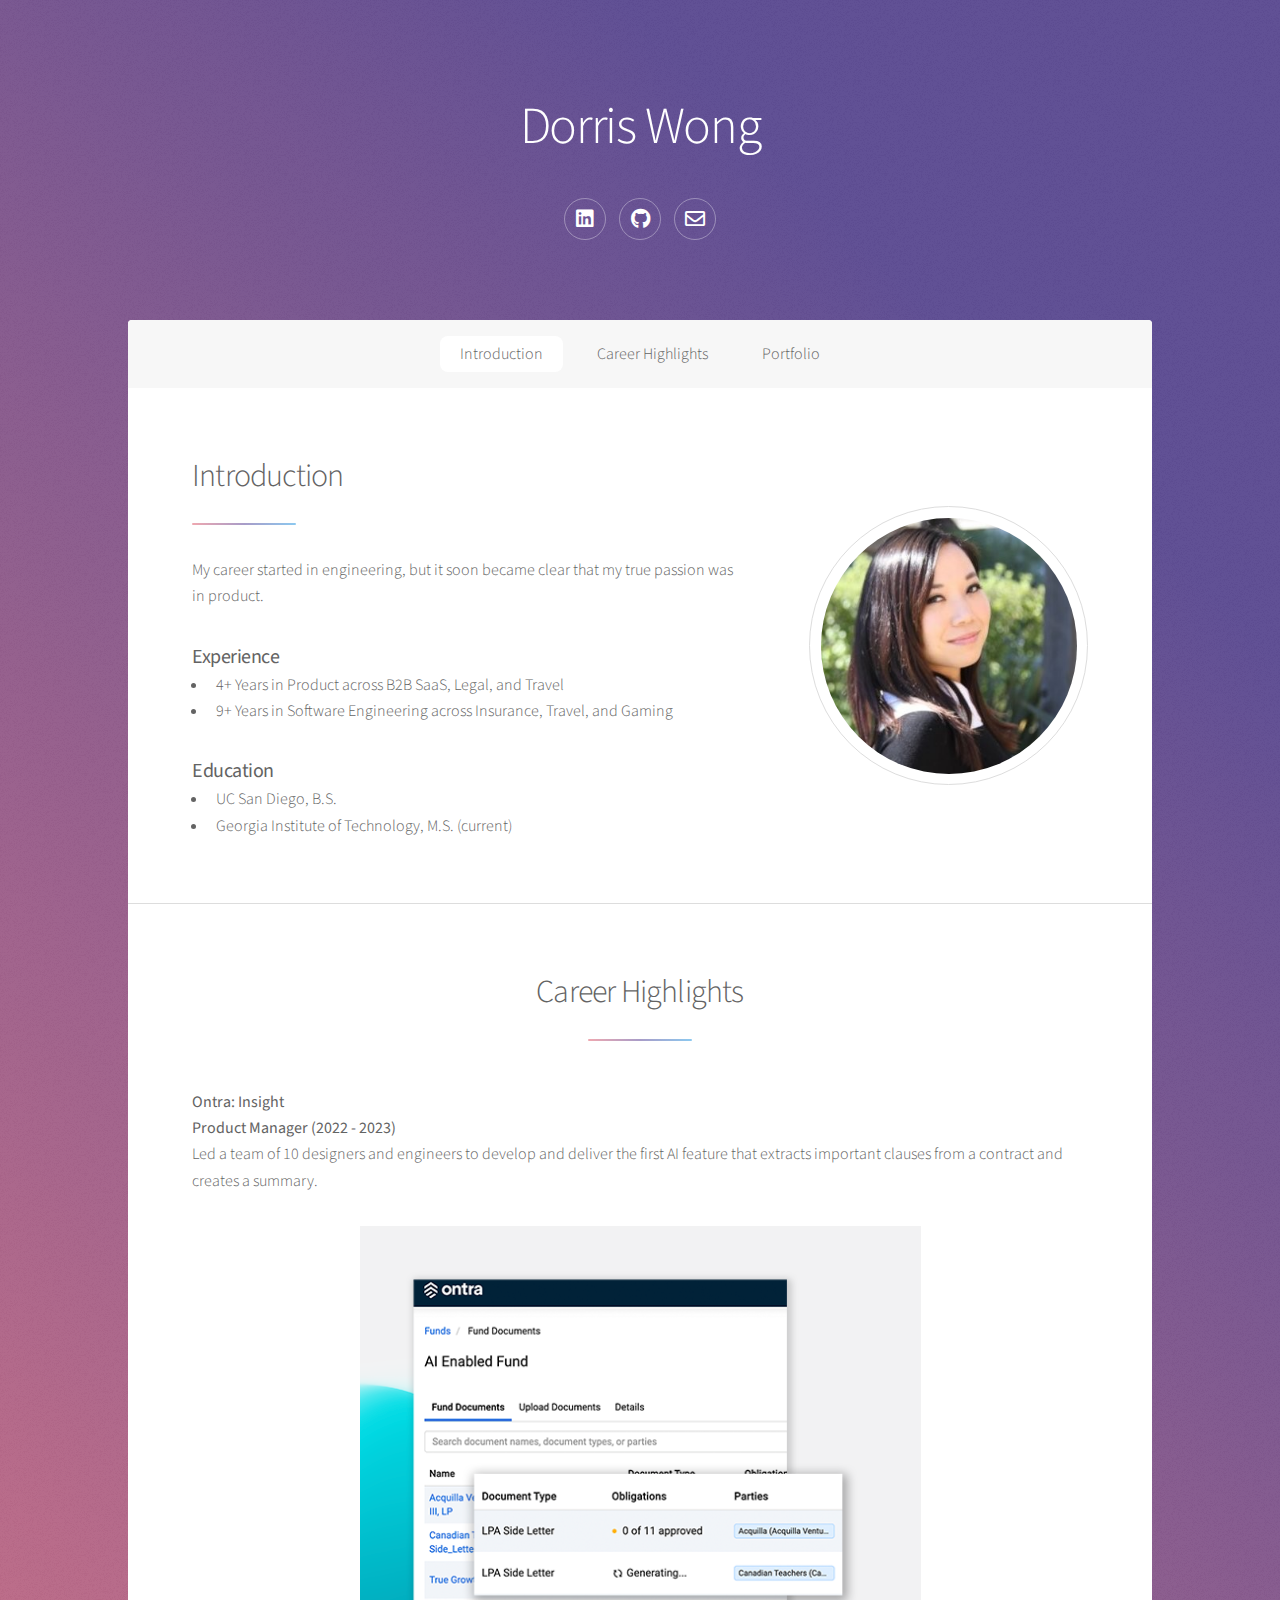
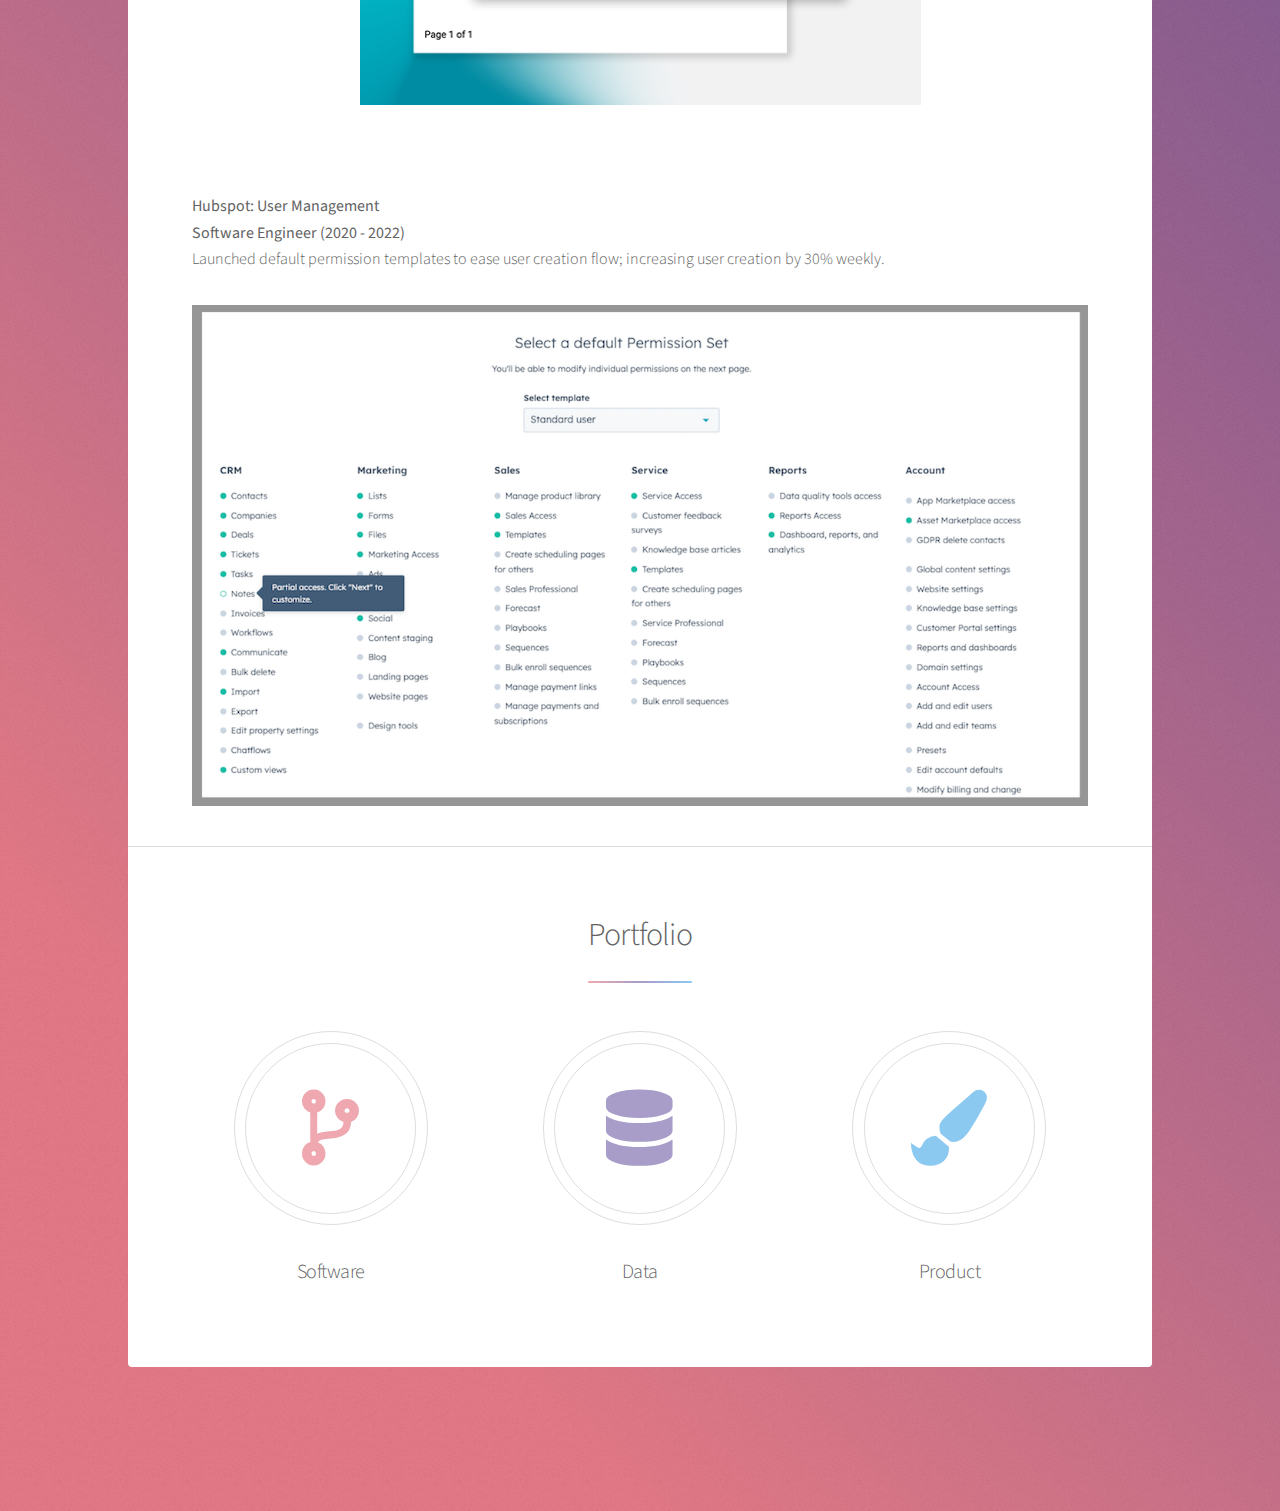
<file: index.html>
<!DOCTYPE HTML>
<!--
	Stellar by HTML5 UP
	html5up.net | @ajlkn
	Free for personal and commercial use under the CCA 3.0 license (html5up.net/license)
-->
<html>
	<head>
		<link rel="icon" type="image/png" href="images/cloudlogo.png">
		<title>Dorris Wong</title>
		<meta charset="utf-8" />
		<meta name="viewport" content="width=device-width, initial-scale=1, user-scalable=no" />
		<link rel="stylesheet" href="assets/css/main.css" />
		<noscript><link rel="stylesheet" href="assets/css/noscript.css" /></noscript>
	</head>
	<body class="is-preload">
			<div id="wrapper">
					<header id="header" class="alt">
						<h1>Dorris Wong</h1>
						<p><ul class="icons">
							<li><a href="https://www.linkedin.com/in/dorriswong" class="icon brands fa-linkedin alt"><span class="label">LinkedIn</span></a></li>
							<li><a href="https://www.github.com/dlwong" class="icon brands fa-github alt"><span class="label">GitHub</span></a></li>
							<li><a href="mailto:dwong67@gatech.edu" class="icon fa-envelope alt"><span class="label">Contact</span></a></li>
						</ul>
					</header>
					<nav id="nav">
						<ul>
							<li><a href="#intro" class="active">Introduction</a></li>
							<li><a href="#first">Career Highlights</a></li>
							<li><a href="#second">Portfolio</a></li>
						</ul>
					</nav>
					<div id="main">
							<section id="intro" class="main">
								<div class="spotlight">
									<div class="content">
										<header class="major">
											<h2>Introduction</h2>
										</header>
										<p>My career started in engineering, but it soon became clear that my true passion was in product.
										</p>
										<h3 style="margin: 0 0 0 0;"><b>Experience</b></h3>
										<ul>
											<li>4+ Years in Product across B2B SaaS, Legal, and Travel</li>
											<li>9+ Years in Software Engineering across Insurance, Travel, and Gaming</li>
										</ul>
										<h3 style="margin: 0 0 0 0;"><b>Education</b></h3>
										<ul>
											<li>UC San Diego, B.S.</li>
											<li>Georgia Institute of Technology, M.S. (current)</li>
										</ul>
									</div>
									<span class="image"><img src="images/face.png" alt="" /></span>
								</div>
							</section>
							<section id="first" class="main special">
								<header class="major">
									<h2>Career Highlights</h2>
								</header>
								<p class="align-left" style="margin: 0 0 0 0;"><b>Ontra: Insight</b></p>
								<p class="align-left" style="margin: 0 0 0 0;"><b>Product Manager (2022 - 2023)</b></p>
								<p class="align-left">Led a team of 10 designers and engineers to develop and deliver the first AI feature that extracts important clauses 
									from a contract and creates a summary.</p>
								<span><img style="max-width:100%; max-height: auto;" src="images/ai.png" alt="" /></span>
								<p class="align-left" style="margin: 5em 0 0 0;"><b>Hubspot: User Management</b></p>
								<p class="align-left" style="margin: 0 0 0 0;"><b>Software Engineer (2020 - 2022)</b></p>
								<p class="align-left">Launched default permission templates to ease user creation flow; increasing user creation by 30% weekly.</p>
								<span><img style="max-width:100%; max-height: auto;" src="images/permissiontemplates.png" alt="" /></span>
							</section>
							<section id="second" class="main special">
								<header class="major">
									<h2>Portfolio</h2>
								</header>
								<ul class="features">
									<li>
										<a href="https://github.com/dlwong"><span class="icon solid major style1 fa-code-branch"></span></a>
										<h3><a href="https://github.com/dlwong">Software</a></h3>
									</li>
									<li>
										<a href="https://github.com/dlwong/Data-Assignments"><span class="icon solid major style3 fa-database"></span></a>
										<h3><a href="https://github.com/dlwong">Data</a></h3>
									</li>
									<li>
										<a href="productportfolio.html"><span class="icon solid major style5 fa-paint-brush"></span></a>
										<h3><a href="https://github.com/dlwong">Product</a></h3>
									</li>
								</ul>
							</section>
					</div>
					<footer id="footer">
					</footer>
			</div>
			<script src="assets/js/jquery.min.js"></script>
			<script src="assets/js/jquery.scrollex.min.js"></script>
			<script src="assets/js/jquery.scrolly.min.js"></script>
			<script src="assets/js/browser.min.js"></script>
			<script src="assets/js/breakpoints.min.js"></script>
			<script src="assets/js/util.js"></script>
			<script src="assets/js/main.js"></script>
	</body>
</html>
</file>
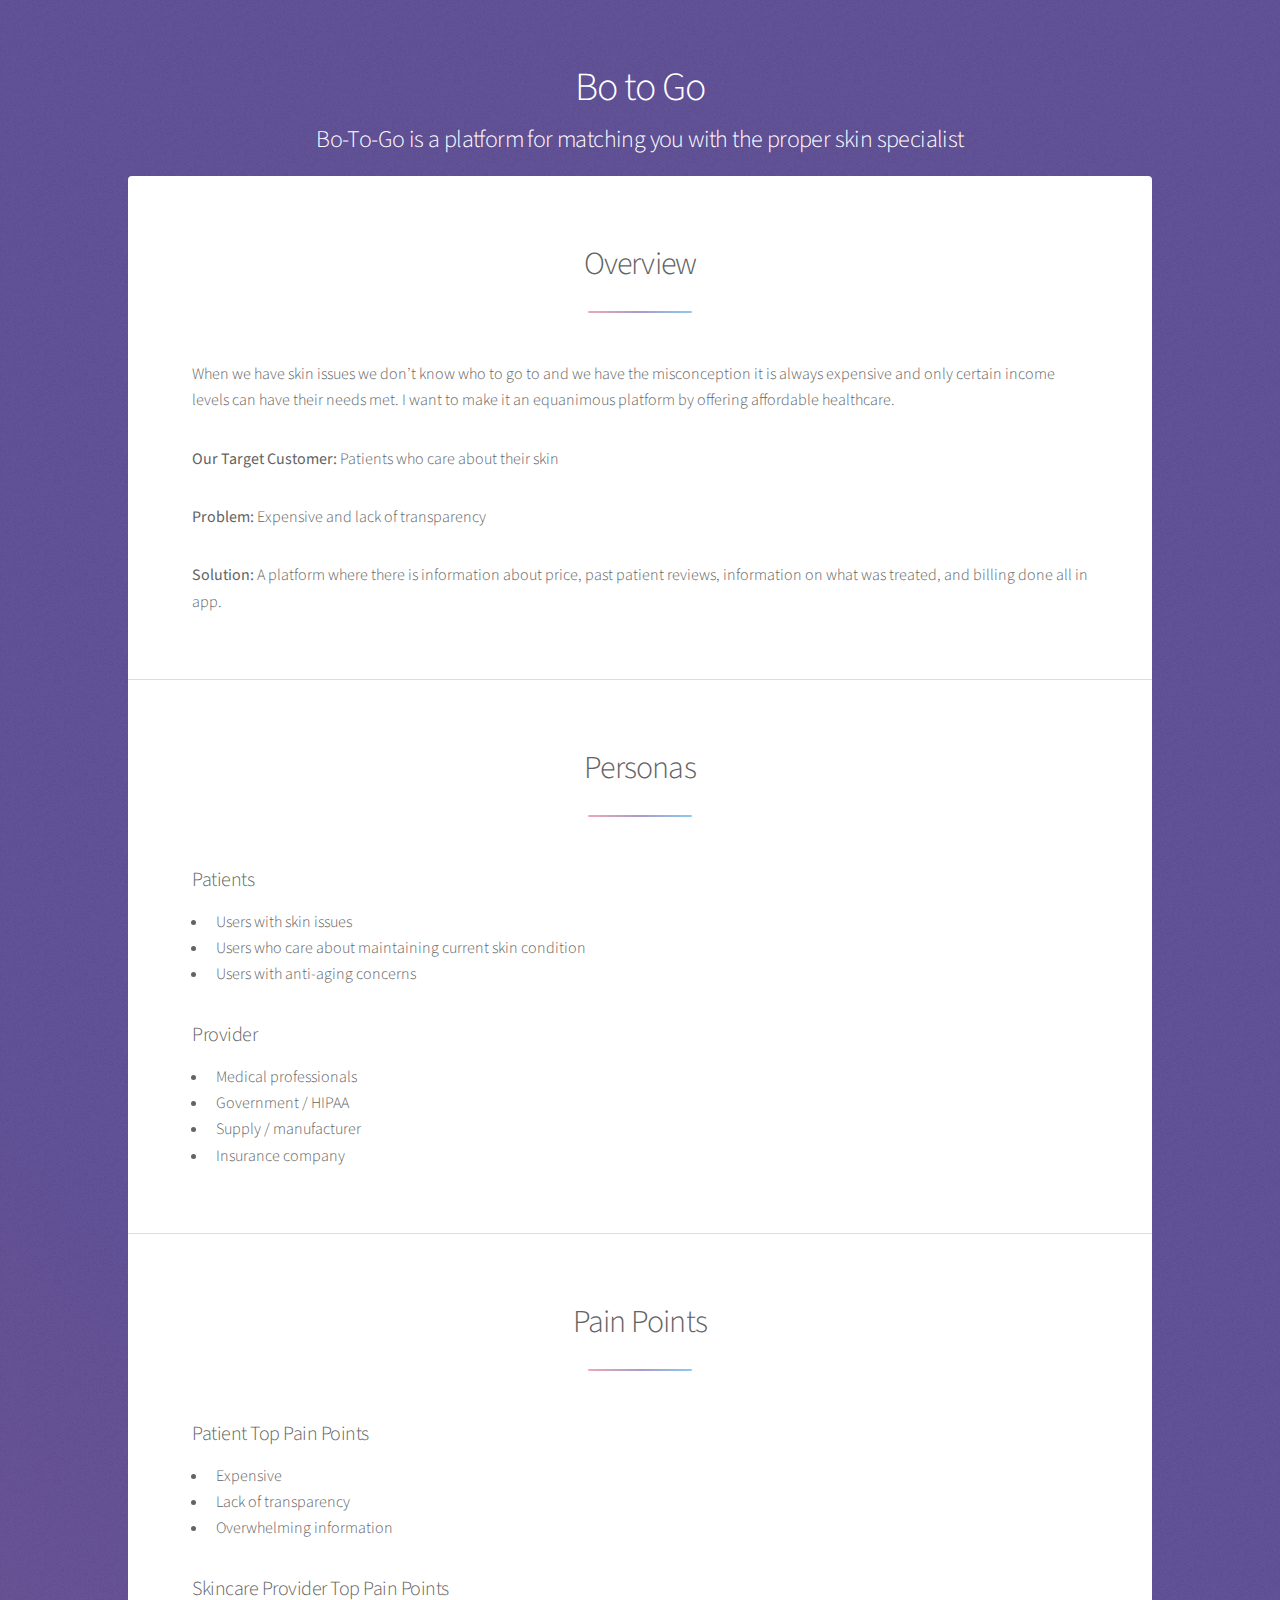
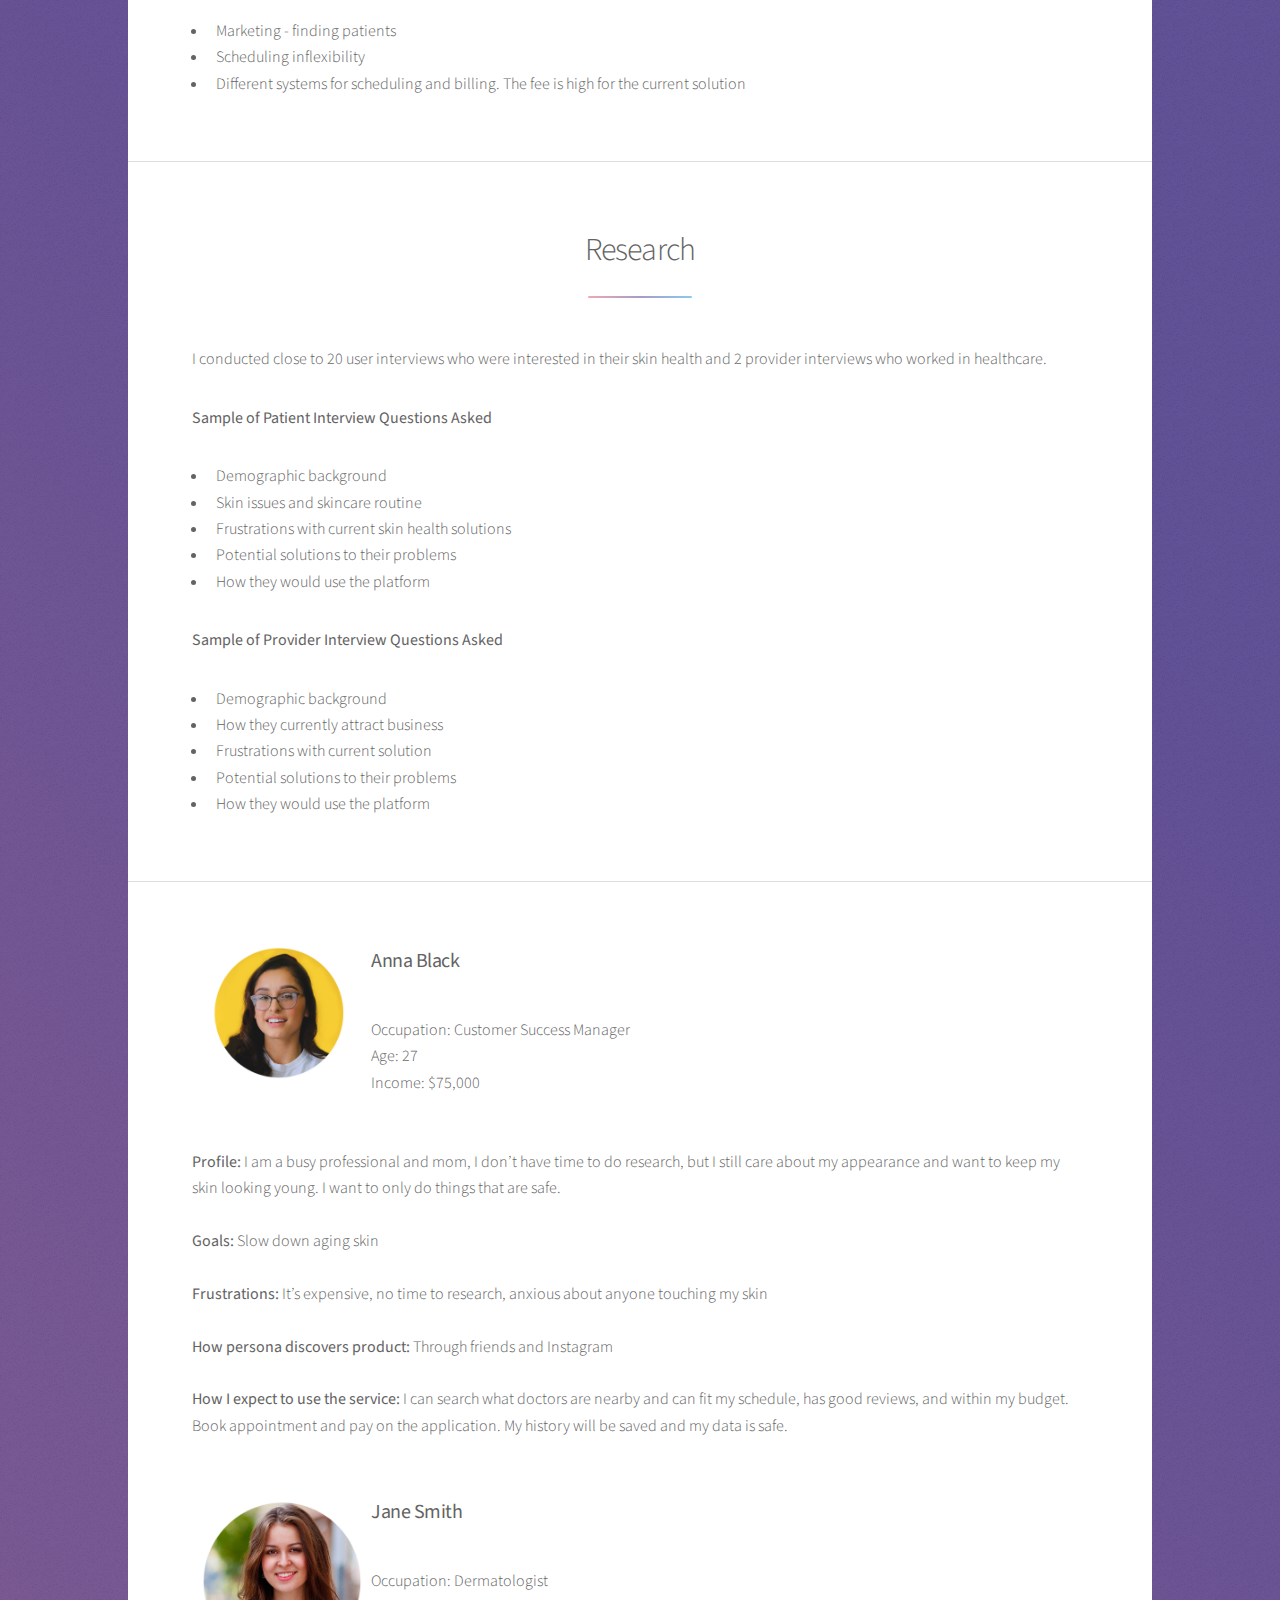
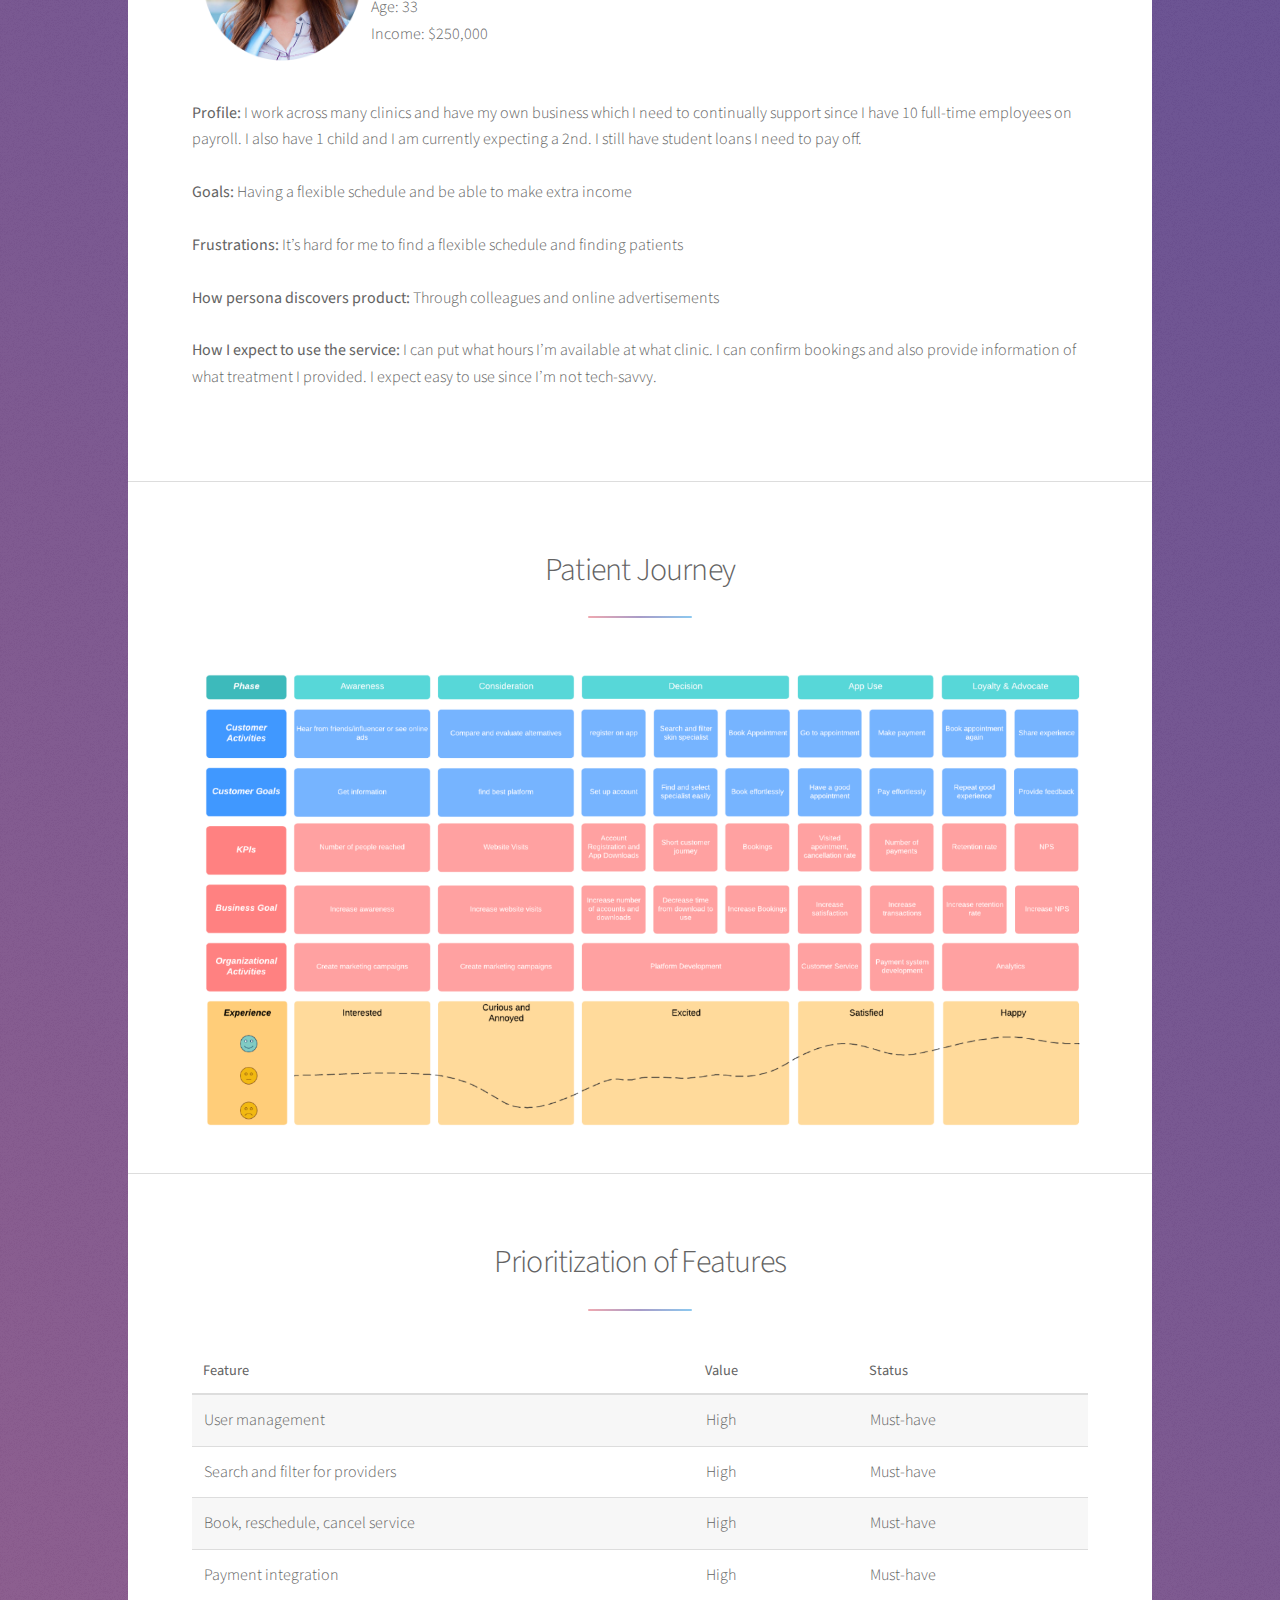
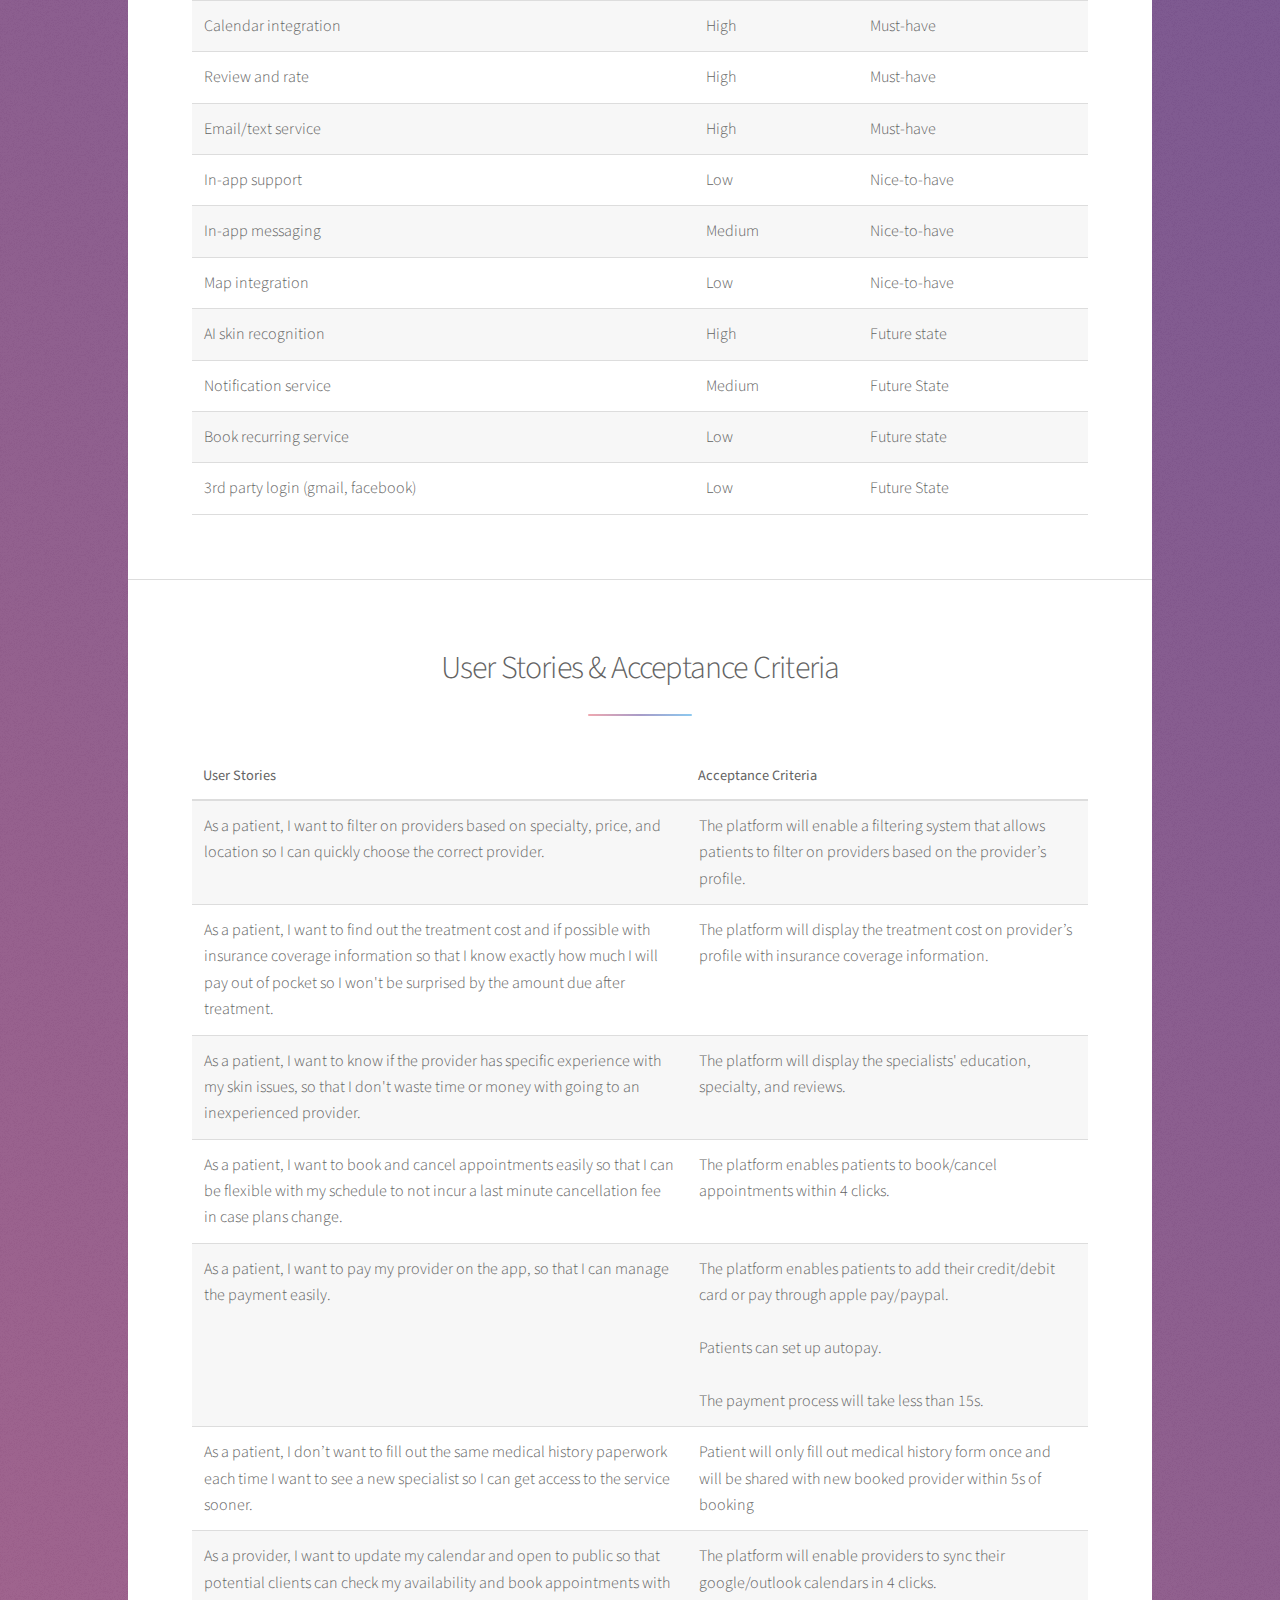
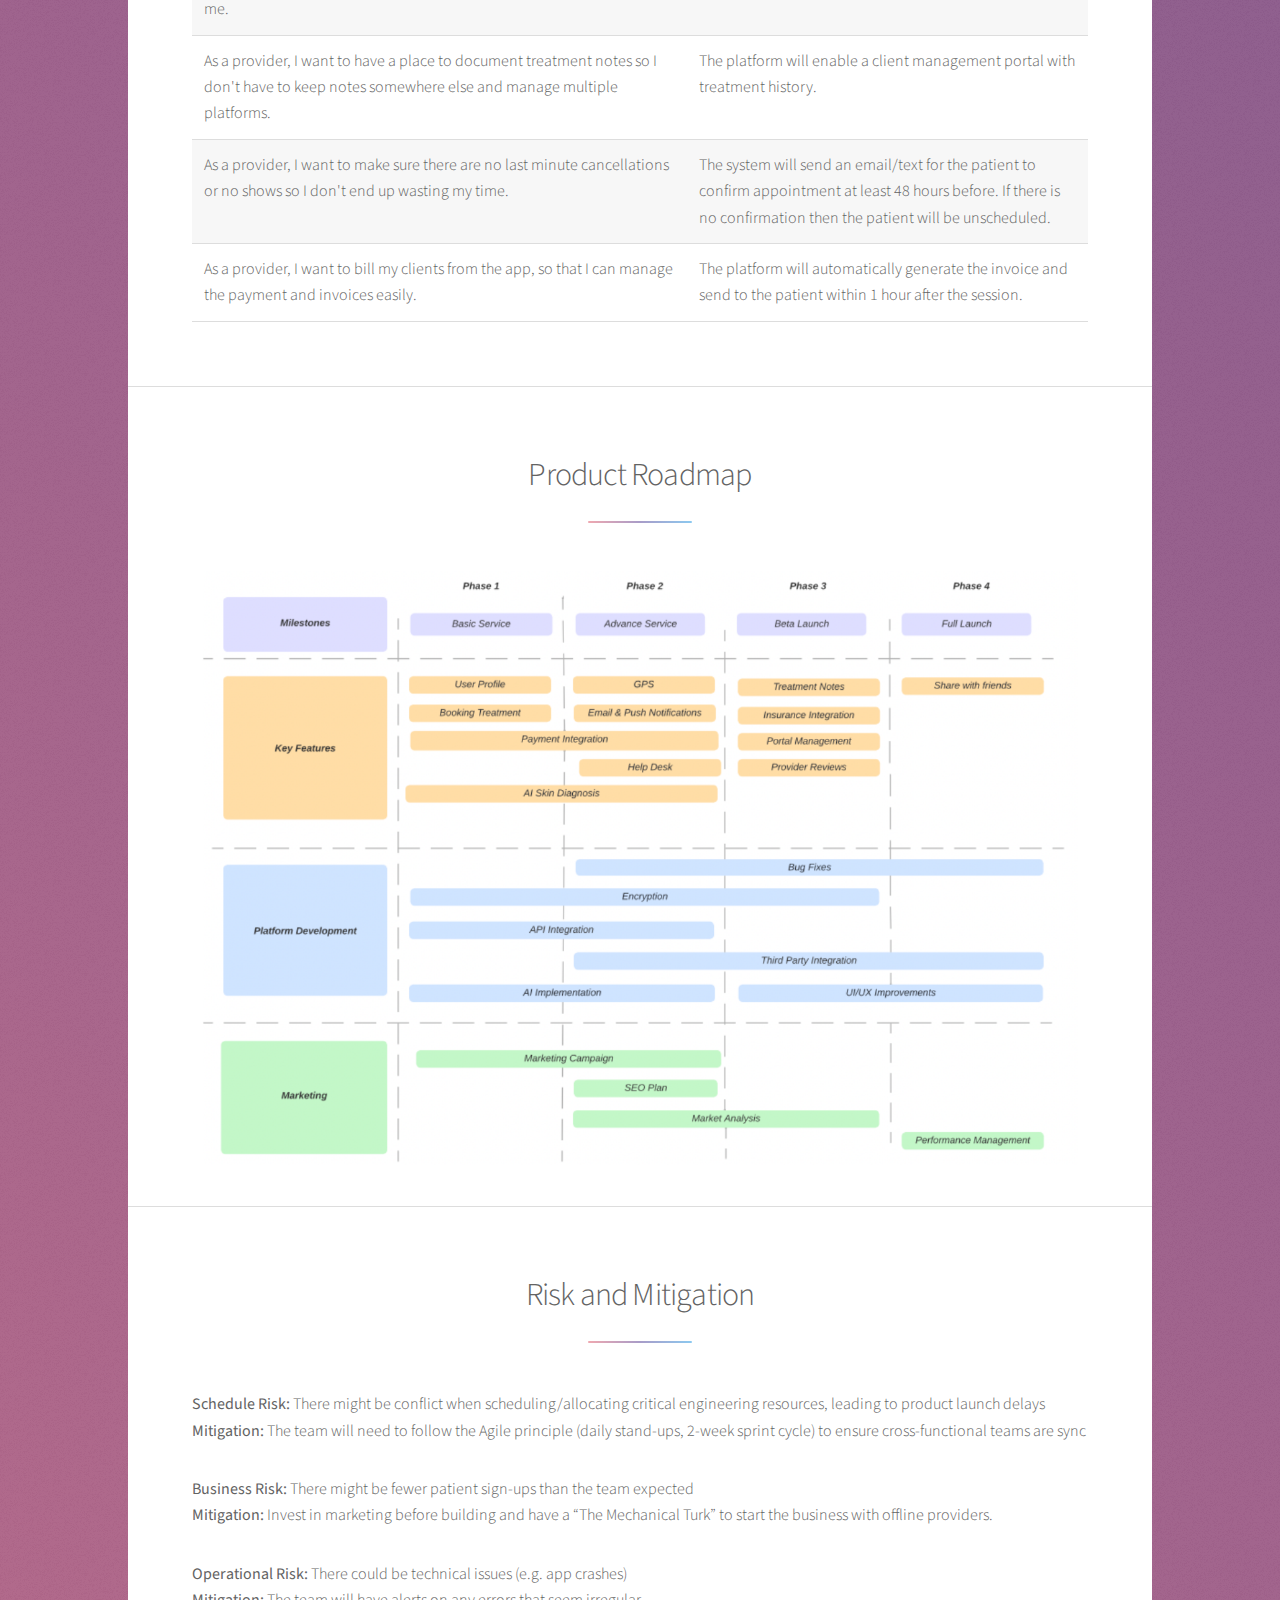
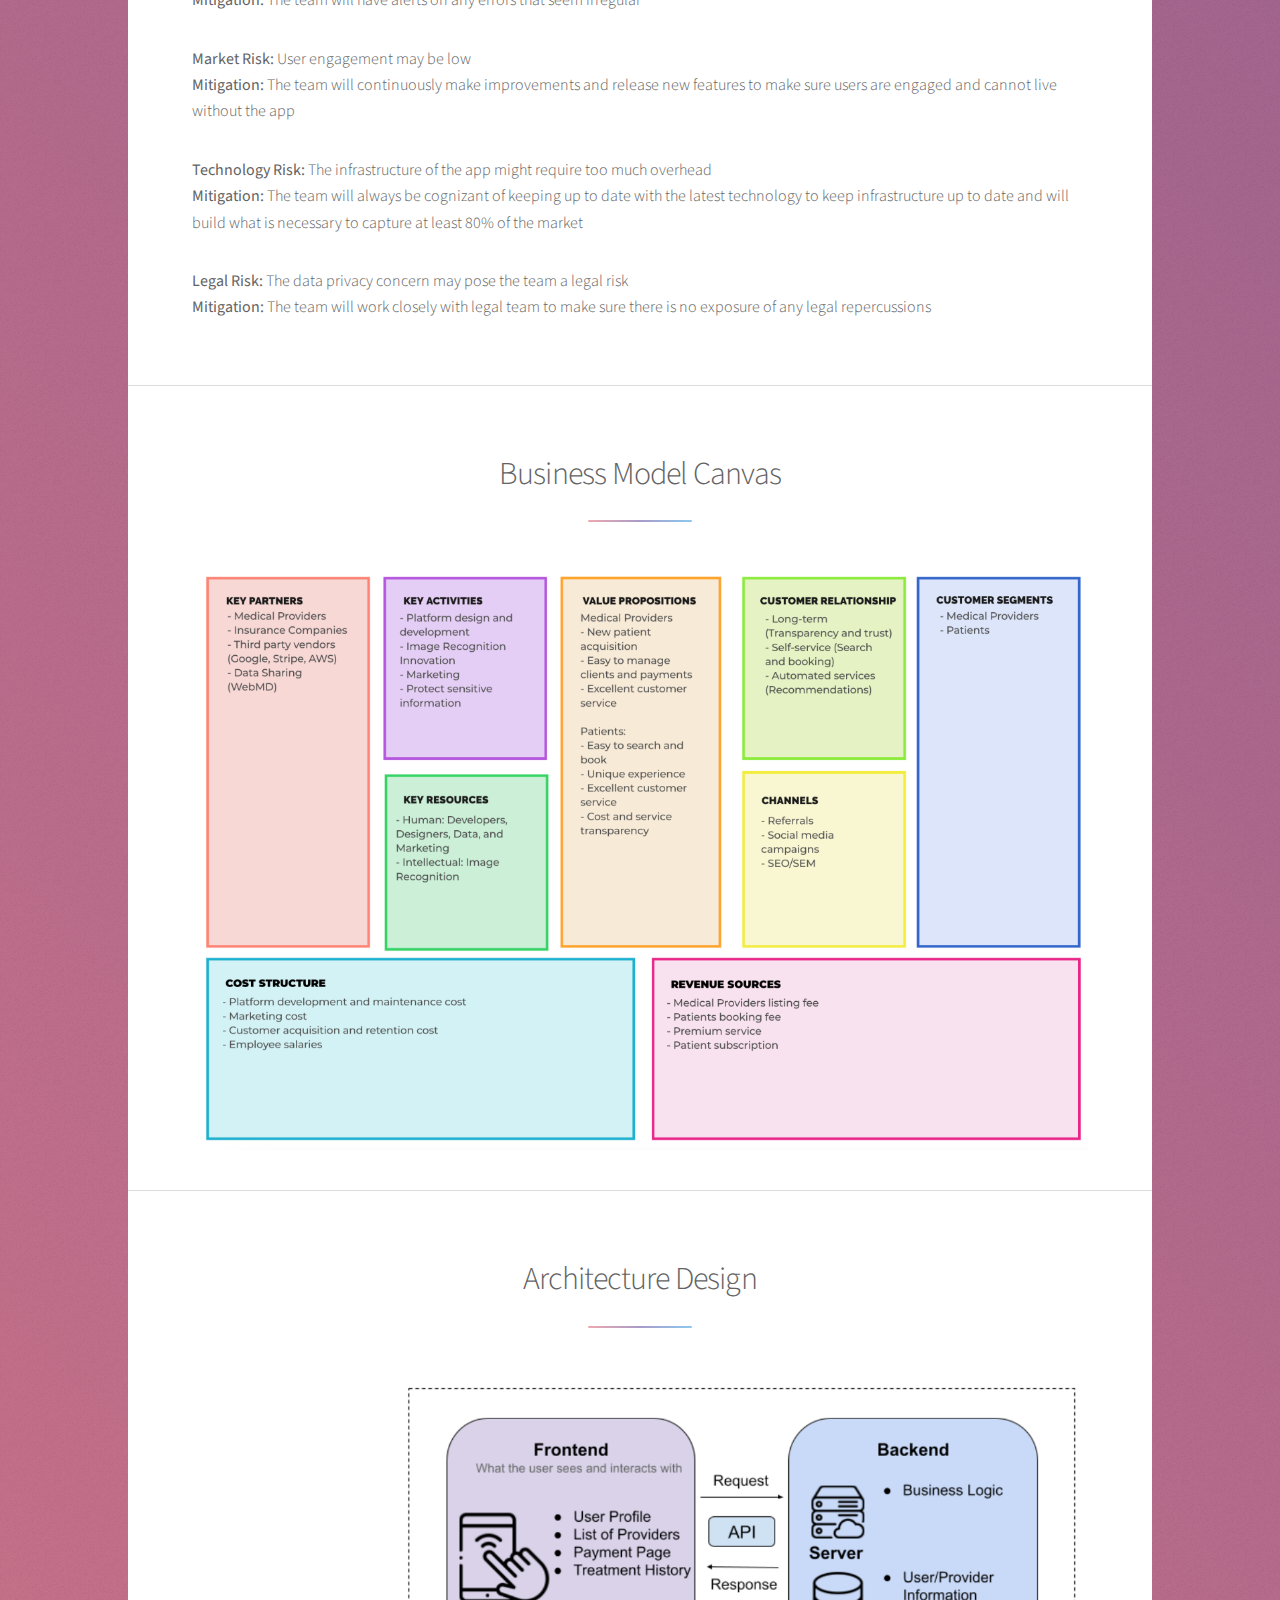
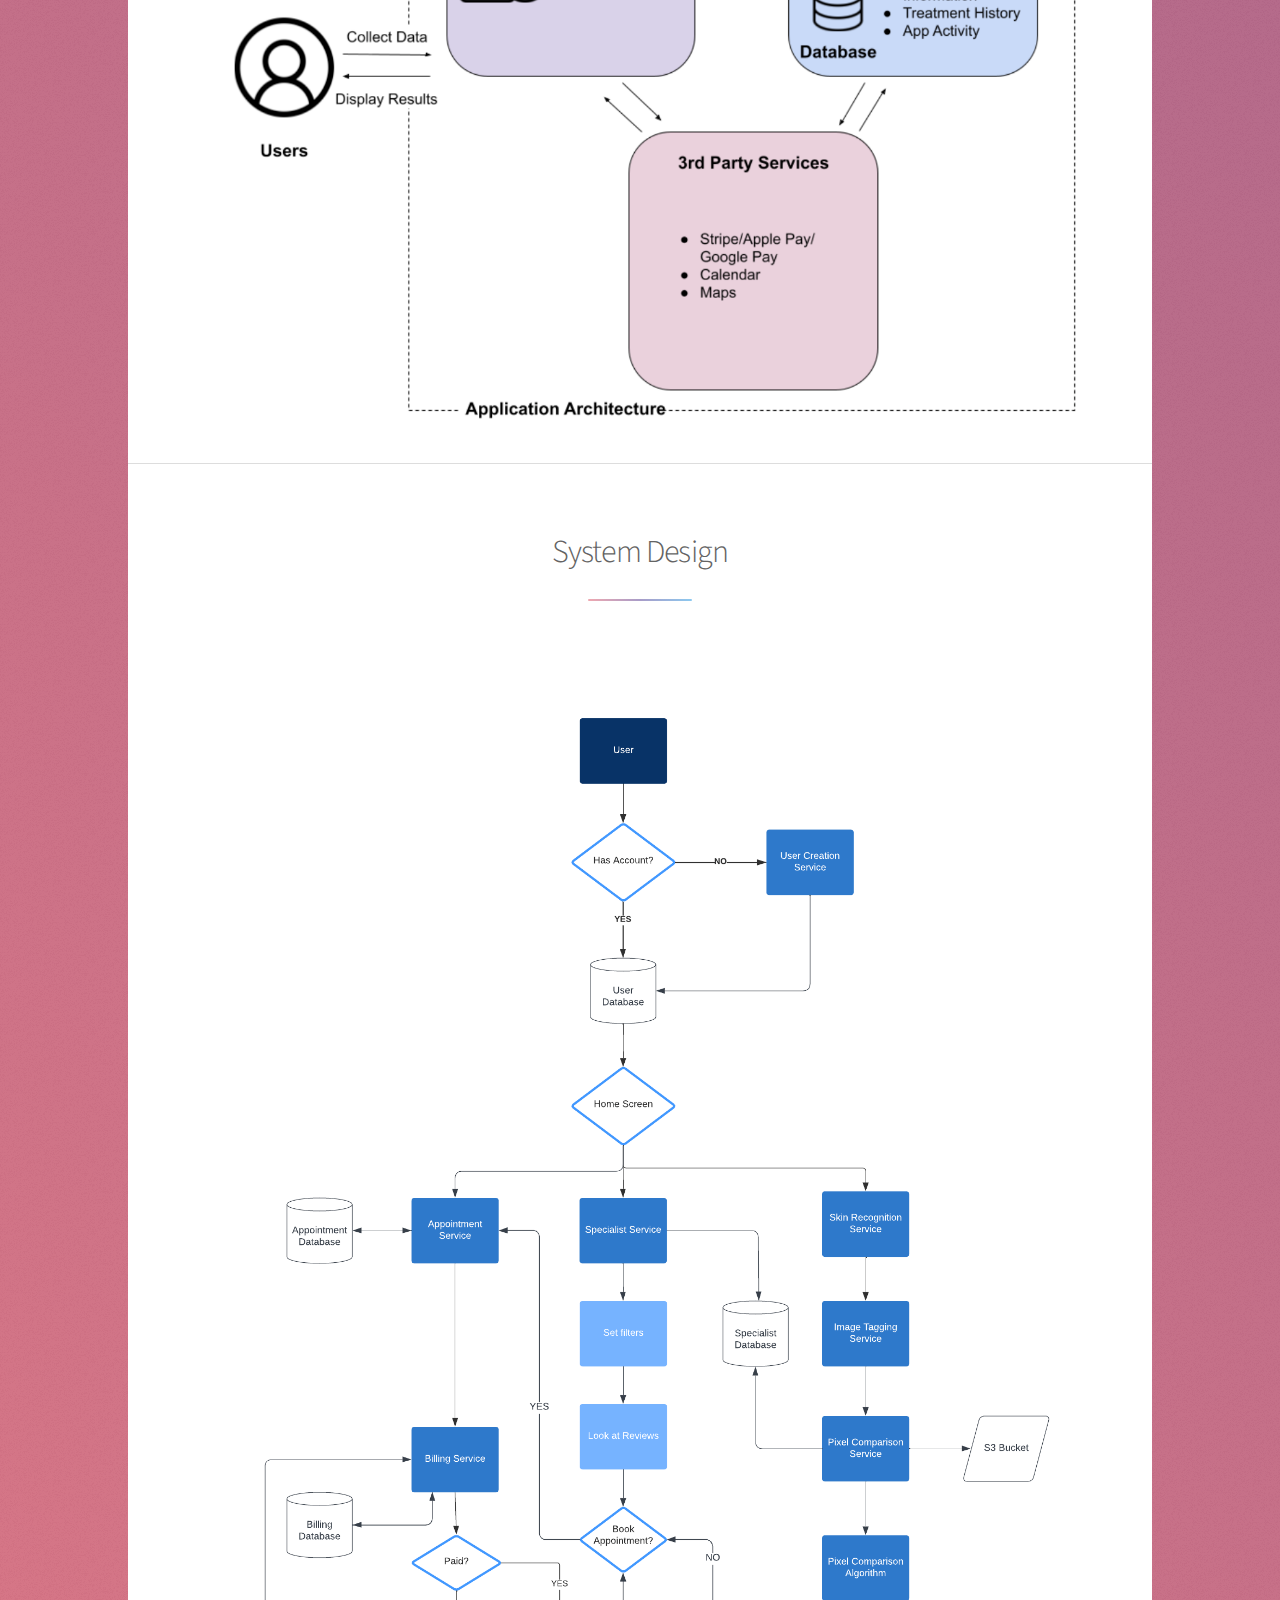
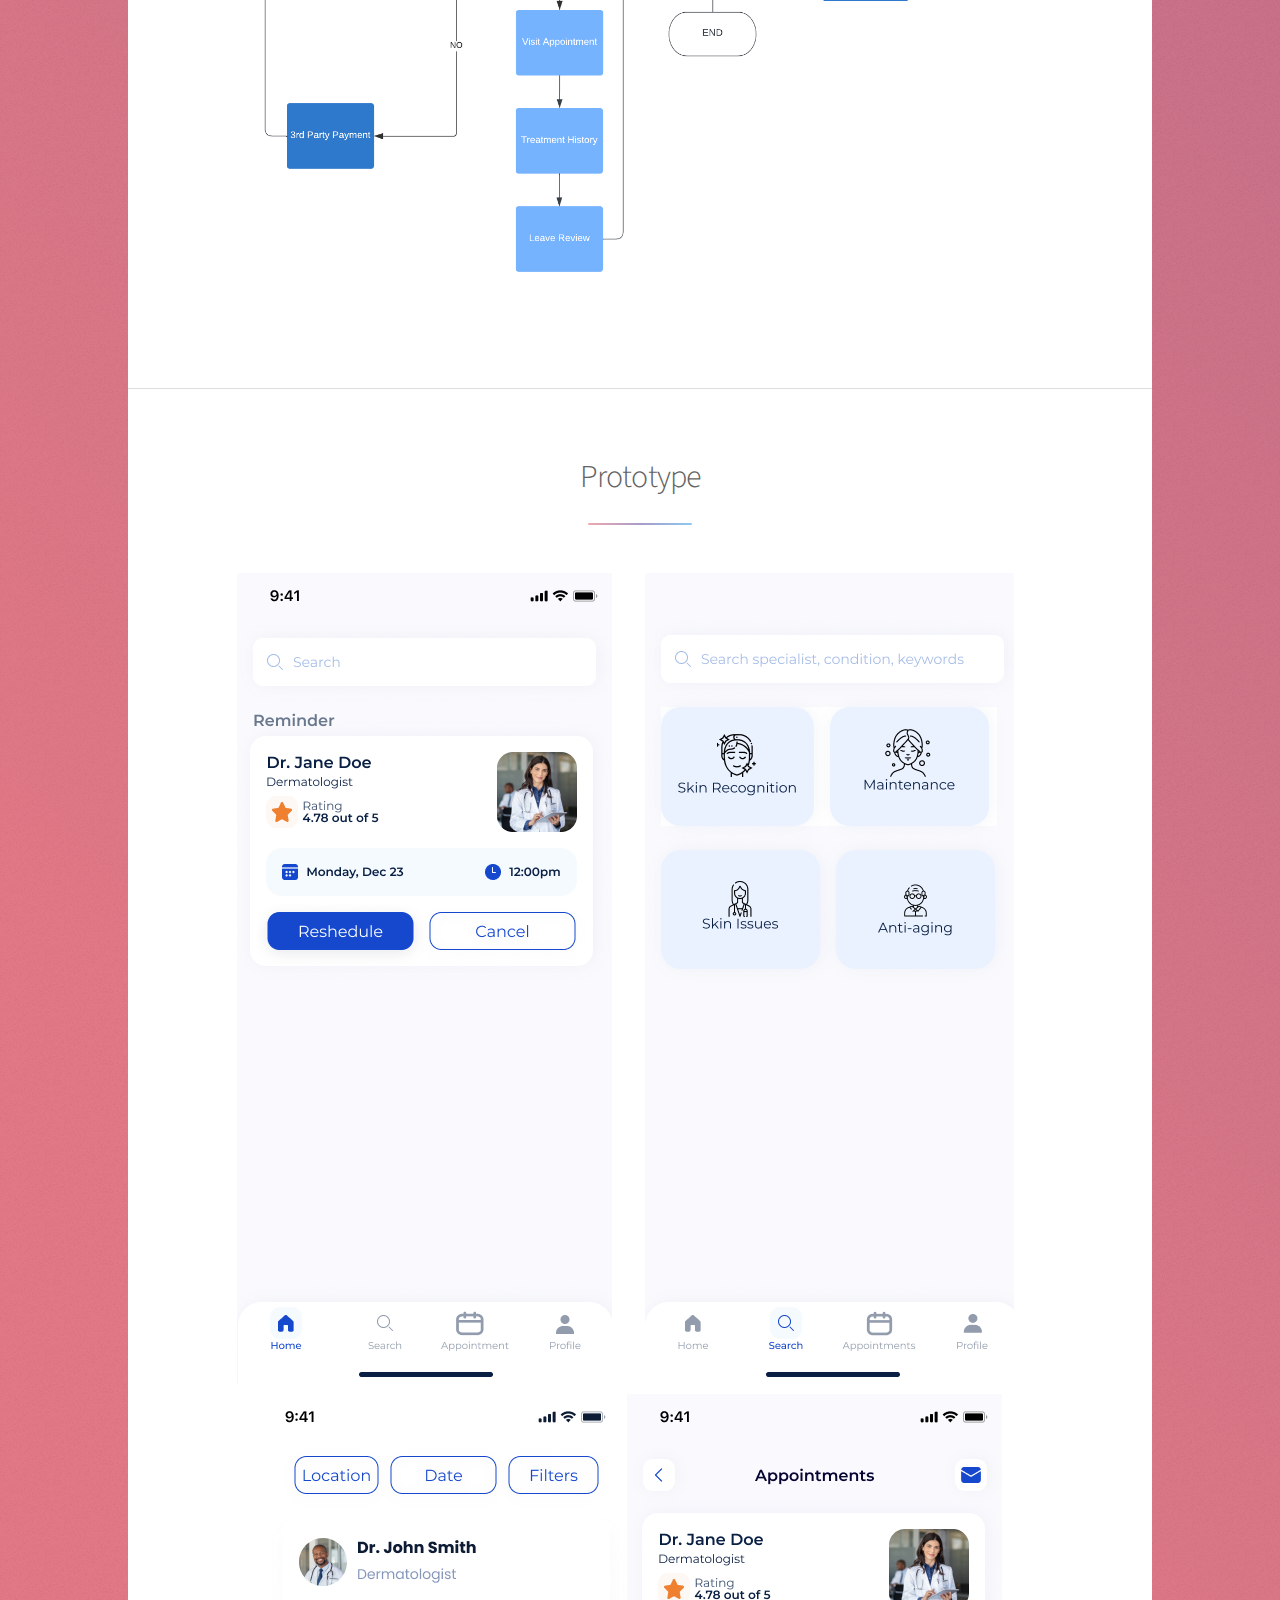
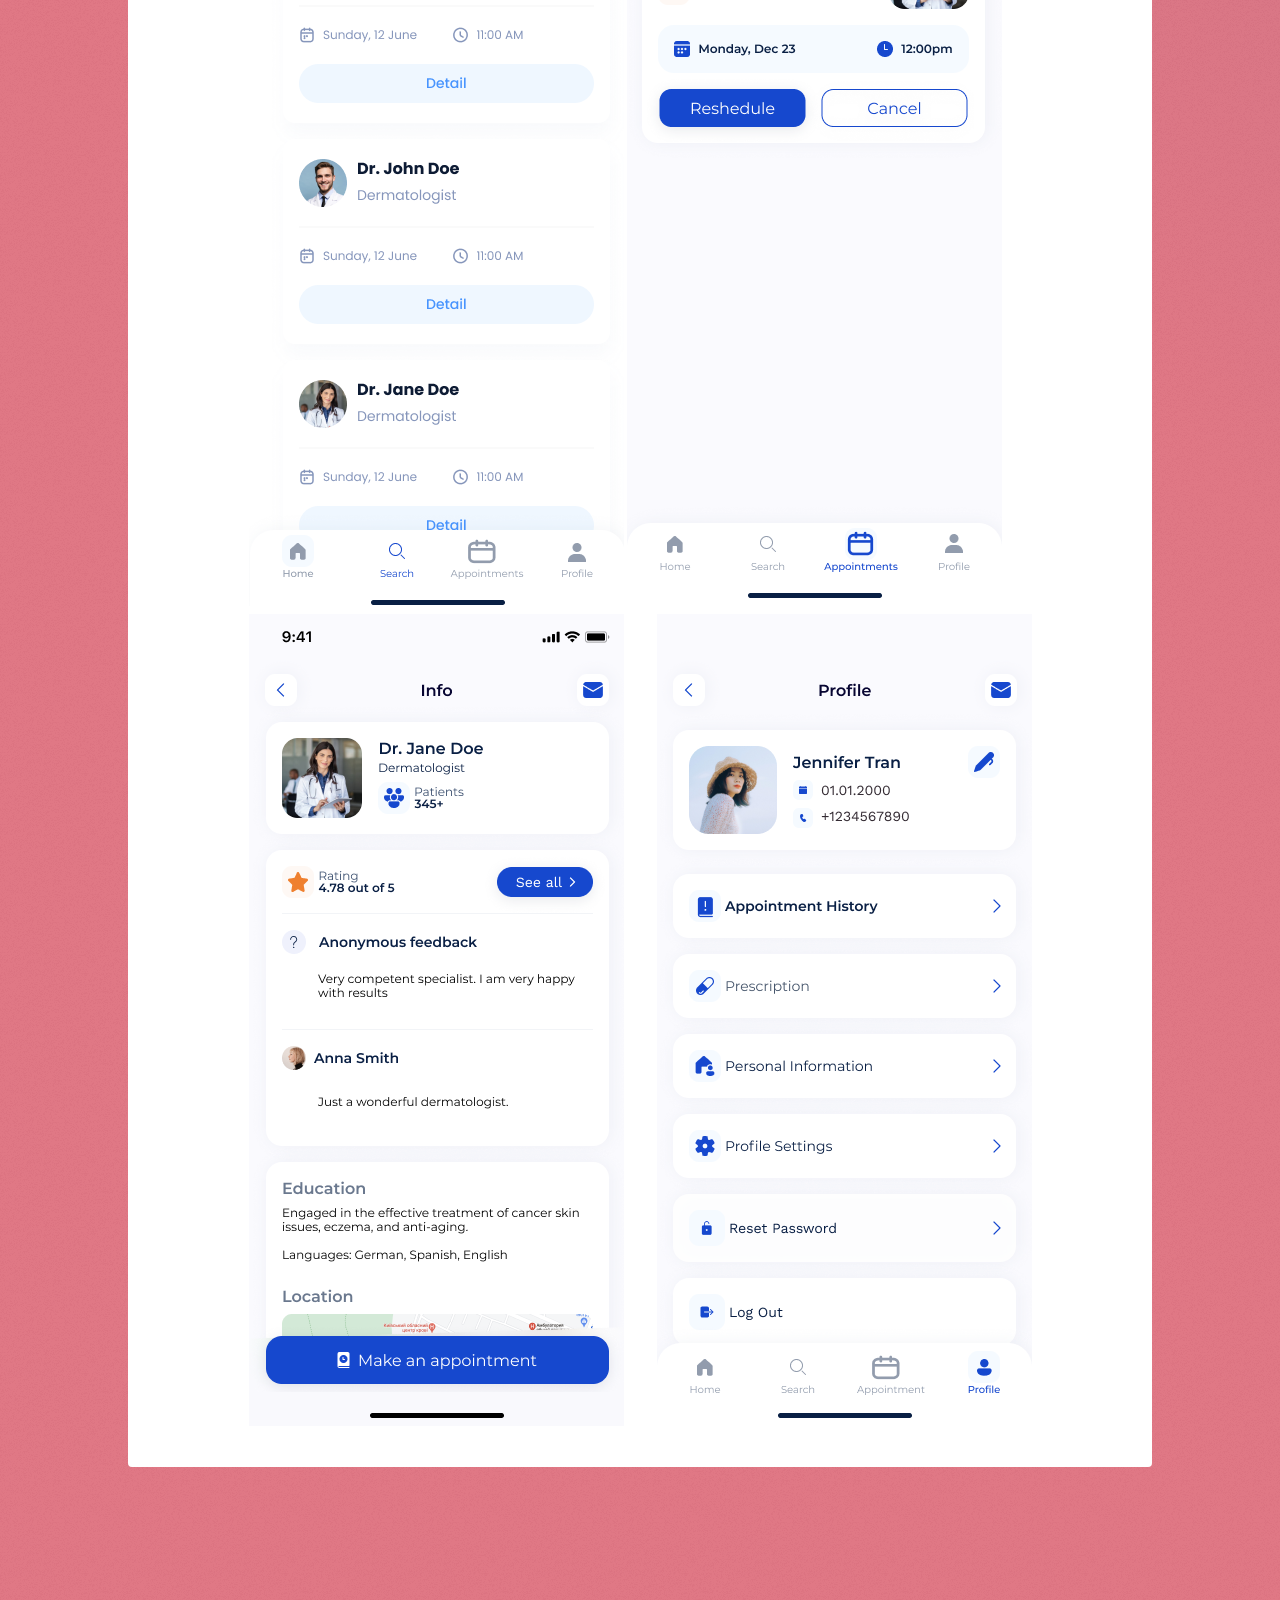
<file: botogo.html>
<!DOCTYPE HTML>
<html>

<head>
	<link rel="icon" type="image/png" href="images/cloudlogo.png">
	<title>Product Portfolio</title>
	<style>
		ul {
			text-align: left;
		}

		img {
			max-width: 100%;
			height: auto;
		}

		p {
			text-align: left;
		}

		td {
			text-align: left;
		}
	</style>
	<meta charset="utf-8" />
	<meta name="viewport" content="width=device-width, initial-scale=1, user-scalable=no" />
	<link rel="stylesheet" href="assets/css/main.css" />
	<noscript>
		<link rel="stylesheet" href="assets/css/noscript.css" />
	</noscript>
</head>

<body class="is-preload">
	<div id="wrapper">
		<header id="header">
			<h1>Bo to Go</h1>
			<h2>Bo-To-Go is a platform for matching you with the proper skin specialist</h2>
		</header>
		<div id="main">
			<section id="content" class="main special">
				<header class="major">
					<h2>Overview</h2>
				</header>
				<p>When we have skin issues we don’t know who to go to and we have the misconception it is always
					expensive and only certain income levels can have their needs met. I want to make it an equanimous
					platform by offering affordable healthcare.</p>
				<p><b>Our Target Customer:</b> Patients who care about their skin</p>
				<p><b>Problem:</b> Expensive and lack of transparency</p>
				<p><b>Solution:</b> A platform where there is information about price, past patient reviews, information
					on
					what was treated, and billing done all in app.</p>
			</section>
			<section id="content" class="main special">
				<header class="major">
					<h2>Personas</h2>
				</header>
				<h3 style="text-align: left">Patients</h3>
				<ul>
					<li>Users with skin issues</li>
					<li>Users who care about maintaining current skin condition</li>
					<li>Users with anti-aging concerns</li>
				</ul>
				<h3 style="text-align: left">Provider</h3>
				<ul>
					<li>Medical professionals</li>
					<li>Government / HIPAA</li>
					<li>Supply / manufacturer</li>
					<li>Insurance company</li>
				</ul>
			</section>
			<section id="content" class="main special">
				<header class="major">
					<h2>Pain Points</h2>
				</header>
				<h3 style="text-align: left">Patient Top Pain Points</h3>
				<ul>
					<li>Expensive</li>
					<li>Lack of transparency</li>
					<li>Overwhelming information</li>
				</ul>
				<h3 style="text-align: left">Skincare Provider Top Pain Points</h3>
				<ul>
					<li>Marketing - finding patients</li>
					<li>Scheduling inflexibility</li>
					<li>Different systems for scheduling and billing. The fee is high for the current solution</li>
				</ul>
			</section>
			<section id="content" class="main special">
				<header class="major">
					<h2>Research</h2>
				</header>
				</header>
				<p>I conducted close to 20 user interviews who were interested in their skin health and 2 provider interviews who worked in healthcare.</p>
				<p><strong>Sample of Patient Interview Questions Asked</strong></p>
				<ul>
					<li>Demographic background </li>
					<li>Skin issues and skincare routine</li>
					<li>Frustrations with current skin health solutions</li>
					<li>Potential solutions to their problems</li>
					<li>How they would use the platform</li>
				</ul>
				<p><strong>Sample of Provider Interview Questions Asked</strong></p>
				<ul>
					<li>Demographic background </li>
					<li>How they currently attract business</li>
					<li>Frustrations with current solution</li>
					<li>Potential solutions to their problems</li>
					<li>How they would use the platform</li>
				</ul>
			</section>
			<section id="content" class="main">
				<img src="images/pat-stock.jpg" style="width: 20%; height: auto; float: left;">
				<div><h3><b>Anna Black</b></h3> </br>
				Occupation: Customer Success Manager </br>
				Age: 27 </br>
				Income: $75,000</div></br></br>
				<p><b>Profile:</b> I am a busy professional and mom, I don’t have time to do research, but I still care
					about
					my appearance and want to keep my skin looking young. I want to only do things that are
					safe.<br><br>
					<b>Goals: </b>Slow down aging skin<br><br>
					<b>Frustrations:</b> It’s expensive, no time to research, anxious about anyone touching my
					skin<br><br>
					<b>How persona discovers product:</b> Through friends and Instagram<br><br>
					<b>How I expect to use the service:</b> I can search what doctors are nearby and can fit my schedule,
					has good
					reviews, and within my budget. Book appointment and pay on the application. My history will be saved
					and my data is safe.<br><br>
				</p>


				<img src="images/derm-stock.png" style="width: 20%; height: auto; float:left;"> 
				<div><h3><b>Jane Smith</b></h3> </br>
					Occupation: Dermatologist </br>
					Age: 33 </br>
					Income: $250,000</div></br></br>
				<p><b>Profile: </b>I work across many clinics and have my own business which I need to continually
					support
					since I have 10 full-time employees on payroll. I also have 1 child and I am currently expecting a
					2nd. I still have student loans I need to pay off.<br><br>
					<b>Goals: </b>Having a flexible schedule and be able to make extra income<br><br>
					<b>Frustrations:</b> It’s hard for me to find a flexible schedule and finding patients<br><br>
					<b>How persona discovers product: </b>Through colleagues and online advertisements<br><br>
					<b>How I expect to use the service: </b>I can put what hours I’m available at what clinic. I can
					confirm
					bookings and also provide information of what treatment I provided. I expect easy to use since I’m
					not tech-savvy.<br><br>
				</p>
			</section>
			<section id="content" class="main special">
				<header class="major">
					<h2>Patient Journey</h2>
				</header>
				<img src="images/patientJourney.png" />
			</section>
			<section id="content" class="main special">
				<header class="major">
					<h2>Prioritization of Features</h2>
				</header>
				<table>
					<thead>
						<tr>
							<th>Feature</th>
							<th>Value</th>
							<th>Status</th>
						</tr>
					</thead>
					<tbody>
						<tr>
							<td>User management</td>
							<td>High </td>
							<td>Must-have</td>
						</tr>
						<tr>
							<td>Search and filter for providers</td>
							<td>High </td>
							<td>Must-have</td>
						</tr>
						<tr>
							<td>Book, reschedule, cancel service </td>
							<td>High </td>
							<td>Must-have</td>
						</tr>
						<tr>
							<td>Payment integration </td>
							<td>High </td>
							<td>Must-have</td>
						</tr>
						<tr>
							<td>Calendar integration</td>
							<td>High </td>
							<td>Must-have</td>
						</tr>
						<tr>
							<td>Review and rate</td>
							<td>High </td>
							<td>Must-have</td>
						</tr>
						<tr>
							<td>Email/text service</td>
							<td>High </td>
							<td>Must-have</td>
						</tr>
						<tr>
							<td>In-app support </td>
							<td>Low </td>
							<td>Nice-to-have</td>
						</tr>
						<tr>
							<td>In-app messaging </td>
							<td>Medium </td>
							<td>Nice-to-have</td>
						</tr>
						<tr>
							<td>Map integration</td>
							<td>Low </td>
							<td>Nice-to-have</td>
						</tr>
						<tr>
							<td>AI skin recognition </td>
							<td>High </td>
							<td>Future state</td>
						</tr>
						<tr>
							<td>Notification service</td>
							<td>Medium </td>
							<td>Future State</td>
						</tr>
						<tr>
							<td>Book recurring service </td>
							<td>Low </td>
							<td>Future state</td>
						</tr>
						<tr>
							<td>3rd party login (gmail, facebook) </td>
							<td>Low </td>
							<td>Future State</td>
						</tr>
					</tbody>
				</table>
			</section>
			<section id="content" class="main special">
				<header class="major">
					<h2>User Stories & Acceptance Criteria</h2>
				</header>
				<table>
					<thead>
						<tr>
							<th>User Stories</th>
							<th>Acceptance Criteria</th>
						</tr>
					</thead>
					<tbody>
						<tr>
							<td>As a patient, I want to filter on providers based on specialty, price, and location so I can quickly choose the correct provider.</td>
							<td>The platform will enable a filtering system that allows patients to filter on
								providers based on the provider’s profile. </td>
						</tr>
						<tr>
							<td>As a patient, I want to find out the treatment cost and if possible with insurance coverage
								information so that I know exactly how much I will pay out of pocket so I won't be surprised by the amount due after treatment.</td>
							<td>The platform will display the treatment cost on provider’s profile with insurance
								coverage information.</td>
						</tr>
						<tr>
							<td>As a patient, I want to know if the provider has specific experience with my skin issues, so that I don't waste time or money with going to an inexperienced provider.</td>
							<td>The platform will display the specialists' education, specialty, and reviews.
							</td>
						</tr>
						<tr>
							<td>As a patient, I want to book and cancel appointments easily so that I can be flexible with my
								schedule to not incur a last minute cancellation fee in case plans change. </td>
							<td>The platform enables patients to book/cancel appointments within 4 clicks. </td>
						</tr>
						<tr>
							<td>As a patient, I want to pay my provider on the app, so that I can manage the payment easily.</td>
							<td>The platform enables patients to add their credit/debit card or pay through apple
								pay/paypal. </br></br> Patients can set up autopay. </br></br> The
								payment process will take less than 15s.</td>
						</tr>
						<tr>
							<td>As a patient, I don’t want to fill out the same medical history paperwork each time I want to see a
								new specialist so I can get access to the service sooner.</td>
							<td>Patient will only fill out medical history form once and will be shared with new booked provider within 5s of booking</td>
						</tr>
						<tr>
							<td>As a provider, I want to update my calendar and open to public so that potential clients can check my
								availability and book appointments with me. </td>
							<td>The platform will enable providers to sync their google/outlook
								calendars in 4 clicks.</td>
						</tr>
						<tr>
							<td>As a provider, I want to have a place to document treatment notes so I don't have to keep notes somewhere else and manage multiple platforms.</td>
							<td>The platform will enable a client management portal with treatment history.
							</td>
						</tr>
						<tr>
							<td>As a provider, I want to make sure there are no last minute cancellations or no shows so I don't end up wasting my time.</td>
							<td>The system will send an email/text for the patient to confirm appointment at least 48
								hours before. If there is no confirmation then the patient will be unscheduled.</td>
						</tr>
						<tr>
							<td>As a provider, I want to bill my clients from the app, so that I can manage the payment and invoices
								easily.</td>
							<td>The platform will automatically generate the invoice and send to the patient
								within 1 hour after the session.</td>
						</tr>
					</tbody>
				</table>
			</section>
			<section id="content" class="main special">
				<header class="major">
					<h2>Product Roadmap</h2>
				</header>
				<img src="images/productRoadmap.png" />
			</section>
			<section id="content" class="main special">
				<header class="major">
					<h2>Risk and Mitigation</h2>
				</header>
				<p>
					<b>Schedule Risk:</b> There might be conflict when scheduling/allocating critical engineering
					resources, leading to product launch delays
					<b>Mitigation:</b> The team will need to follow the Agile principle (daily stand-ups, 2-week sprint
					cycle) to ensure cross-functional teams are sync
				</p>
				<p>
					<b>Business Risk:</b> There might be fewer patient sign-ups than the team expected </br>
					<b>Mitigation:</b> Invest in marketing before building and have a “The Mechanical Turk” to start the
					business with offline providers.
				<p>
					<b>Operational Risk:</b> There could be technical issues (e.g. app crashes)</br>
					<b>Mitigation:</b> The team will have alerts on any errors that seem irregular
				</p>
				<p>
					<b>Market Risk:</b> User engagement may be low</br>
					<b>Mitigation:</b> The team will continuously make improvements and release new features to make
					sure users are engaged and cannot live without the app
				</p>
				<p>
					<b>Technology Risk:</b> The infrastructure of the app might require too much overhead</br>
					<b>Mitigation:</b> The team will always be cognizant of keeping up to date with the latest
					technology to keep infrastructure up to date and will build what is necessary to capture at least
					80% of the market
				</p>
				<p>
					<b>Legal Risk:</b> The data privacy concern may pose the team a legal risk</br>
					<b>Mitigation:</b> The team will work closely with legal team to make sure there is no exposure of
					any legal repercussions
				</p>
			</section>
			<section id="content" class="main special">
				<header class="major">
					<h2>Business Model Canvas</h2>
				</header>
				<img src="images/businessCanvas.png" />
			</section>
			<section id="content" class="main special">
				<header class="major">
					<h2>Architecture Design</h2>
				</header>
				<img src="images/archDesign.png" />
			</section>
			<section id="content" class="main special">
				<header class="major">
					<h2>System Design</h2>
				</header>
				<img src="images/systemDesign.png" />
			</section>
			<section id="content" class="main special">
				<header class="major">
					<h2>Prototype</h2>
				</header>
				<img src="images/prototype/home.png" style="margin-right: 30px;" />
				<img src="images/prototype/search.png" style="margin-right: 30px;" />
				<img src="images/prototype/schedule.png" />
				<img src="images/prototype/appointment.png" style="margin-right: 30px;" />
				<img src="images/prototype/doctor.png" style="margin-right: 30px;" />
				<img src="images/prototype/profile.png" />
			</section>
		</div>
		<footer id="footer">
		</footer>
	</div>
	<script src="assets/js/jquery.min.js"></script>
	<script src="assets/js/jquery.scrollex.min.js"></script>
	<script src="assets/js/jquery.scrolly.min.js"></script>
	<script src="assets/js/browser.min.js"></script>
	<script src="assets/js/breakpoints.min.js"></script>
	<script src="assets/js/util.js"></script>
	<script src="assets/js/main.js"></script>

</body>

</html>
</file>
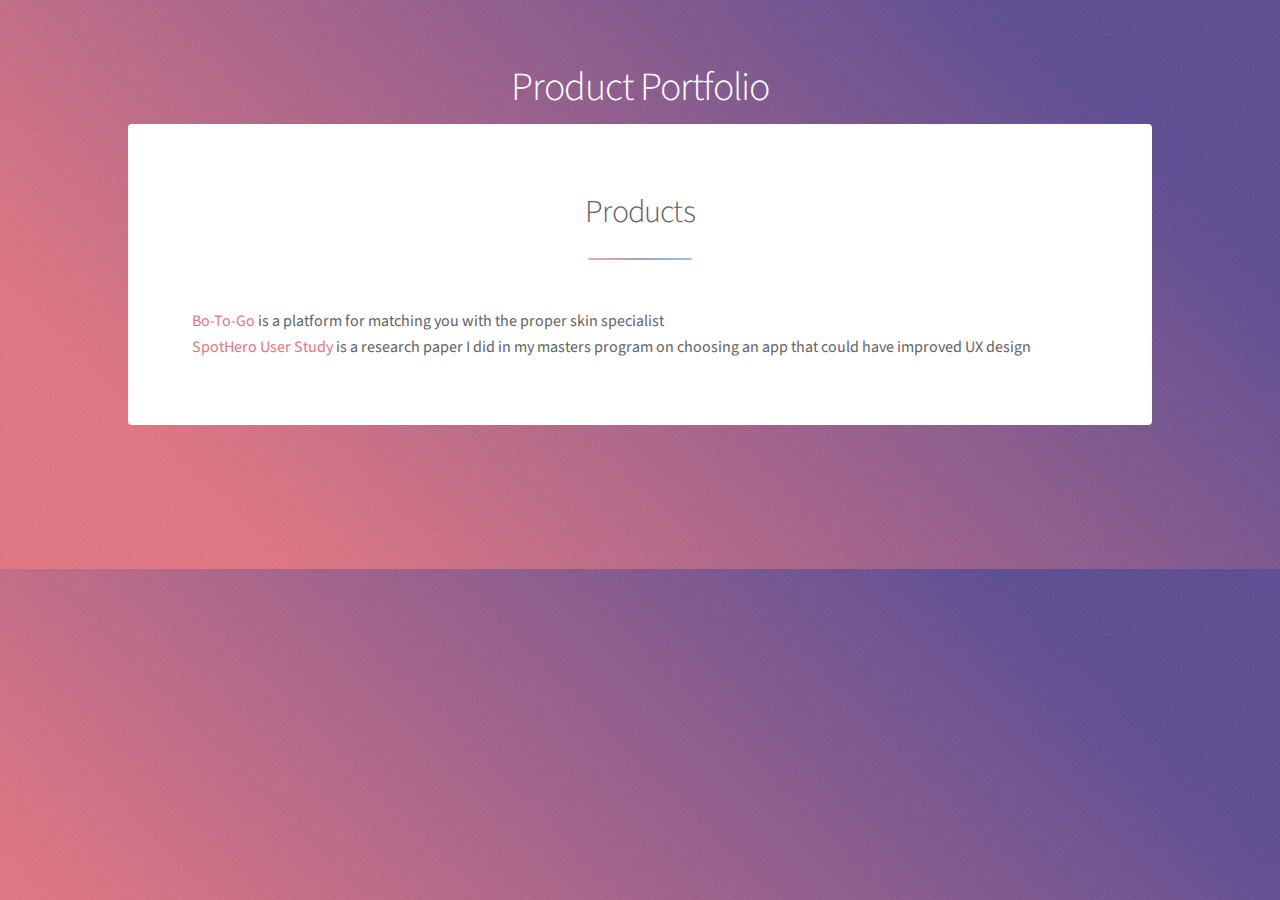
<file: productportfolio.html>
<!DOCTYPE HTML>
<html>

<head>
    <link rel="icon" type="image/png" href="images/cloudlogo.png">
    <title>Product Portfolio</title>
    <style>
        p {
            text-align: left;
        }
    </style>
    <meta charset="utf-8" />
    <meta name="viewport" content="width=device-width, initial-scale=1, user-scalable=no" />
    <link rel="stylesheet" href="assets/css/main.css" />
    <noscript>
        <link rel="stylesheet" href="assets/css/noscript.css" />
    </noscript>
</head>

<body class="is-preload">
    <div id="wrapper">
        <header id="header">
            <h1>Product Portfolio</h1>
        </header>
        <div id="main">
            <section id="content" class="main special">
                <header class="major">
                    <h2>Products</h2>
                </header>
                <p><b><a href="botogo.html" style="color:#e37682">Bo-To-Go</a> is a platform for matching you with the
                        proper skin specialist</b></br>
                <b><a href="https://docs.google.com/document/d/1N6_ZkOd1urKH2PQERVgYWOZzKzz7uBX_mDUcqZs2S6w/edit?usp=sharing" style="color:#e37682">SpotHero User Study</a> is a research paper I did in my masters program on choosing an app that could have improved UX design</b> </p>
            </section>
        </div>
        <footer id="footer">
        </footer>
    </div>
    <script src="assets/js/jquery.min.js"></script>
    <script src="assets/js/jquery.scrollex.min.js"></script>
    <script src="assets/js/jquery.scrolly.min.js"></script>
    <script src="assets/js/browser.min.js"></script>
    <script src="assets/js/breakpoints.min.js"></script>
    <script src="assets/js/util.js"></script>
    <script src="assets/js/main.js"></script>
</body>

</html>
</file>
<file: assets/css/noscript.css>
/*
	Stellar by HTML5 UP
	html5up.net | @ajlkn
	Free for personal and commercial use under the CCA 3.0 license (html5up.net/license)
*/

/* Header */

	body.is-preload #header.alt > * {
		opacity: 1;
	}

	body.is-preload #header.alt .logo {
		-moz-transform: none;
		-webkit-transform: none;
		-ms-transform: none;
		transform: none;
	}
</file>
<file: assets/css/main.css>
@import url(fontawesome-all.min.css);
@import 'https://fonts.googleapis.com/css?family=Source+Sans+Pro:300,400';

/*
	Stellar by HTML5 UP
	html5up.net | @ajlkn
	Free for personal and commercial use under the CCA 3.0 license (html5up.net/license)
*/

html, body, div, span, applet, object,
iframe, h1, h2, h3, h4, h5, h6, p, blockquote,
pre, a, abbr, acronym, address, big, cite,
code, del, dfn, em, img, ins, kbd, q, s, samp,
small, strike, strong, sub, sup, tt, var, b,
u, i, center, dl, dt, dd, ol, ul, li, fieldset,
form, label, legend, table, caption, tbody,
tfoot, thead, tr, th, td, article, aside,
canvas, details, embed, figure, figcaption,
footer, header, hgroup, menu, nav, output, ruby,
section, summary, time, mark, audio, video {
	margin: 0;
	padding: 0;
	border: 0;
	font-size: 100%;
	font: inherit;
	vertical-align: baseline;}

article, aside, details, figcaption, figure,
footer, header, hgroup, menu, nav, section {
	display: block;}

body {
	line-height: 1;
}

ol, ul {
	list-style: none;
}

blockquote, q {
	quotes: none;
}

	blockquote:before, blockquote:after, q:before, q:after {
		content: '';
		content: none;
	}

table {
	border-collapse: collapse;
	border-spacing: 0;
}

body {
	-webkit-text-size-adjust: none;
}

mark {
	background-color: transparent;
	color: inherit;
}

input::-moz-focus-inner {
	border: 0;
	padding: 0;
}

input, select, textarea {
	-moz-appearance: none;
	-webkit-appearance: none;
	-ms-appearance: none;
	appearance: none;
}

/* Basic */

	@-ms-viewport {
		width: device-width;
	}

	body {
		-ms-overflow-style: scrollbar;
	}

	@media screen and (max-width: 480px) {

		html, body {
			min-width: 320px;
		}

	}

	html {
		box-sizing: border-box;
	}

	*, *:before, *:after {
		box-sizing: inherit;
	}

	body {
		background-color: #935d8c;
		background-image: url("images/overlay.png"), -moz-linear-gradient(45deg, #e37682 15%, #5f4d93 85%);
		background-image: url("images/overlay.png"), -webkit-linear-gradient(45deg, #e37682 15%, #5f4d93 85%);
		background-image: url("images/overlay.png"), -ms-linear-gradient(45deg, #e37682 15%, #5f4d93 85%);
		background-image: url("images/overlay.png"), linear-gradient(45deg, #e37682 15%, #5f4d93 85%);
	}

		body.is-preload *, body.is-preload *:before, body.is-preload *:after {
			-moz-animation: none !important;
			-webkit-animation: none !important;
			-ms-animation: none !important;
			animation: none !important;
			-moz-transition: none !important;
			-webkit-transition: none !important;
			-ms-transition: none !important;
			transition: none !important;
		}

/* Type */

	body {
		background-color: #935d8c;
		color: rgba(255, 255, 255, 0.65);
	}

	body, input, select, textarea {
		font-family: "Source Sans Pro", Helvetica, sans-serif;
		font-size: 17pt;
		font-weight: 300;
		line-height: 1.65;
	}

		@media screen and (max-width: 1680px) {

			body, input, select, textarea {
				font-size: 14pt;
			}

		}

		@media screen and (max-width: 1280px) {

			body, input, select, textarea {
				font-size: 12pt;
			}

		}

		@media screen and (max-width: 360px) {

			body, input, select, textarea {
				font-size: 11pt;
			}

		}

	a {
		-moz-transition: color 0.2s ease, border-bottom 0.2s ease;
		-webkit-transition: color 0.2s ease, border-bottom 0.2s ease;
		-ms-transition: color 0.2s ease, border-bottom 0.2s ease;
		transition: color 0.2s ease, border-bottom 0.2s ease;
		text-decoration: none;
		/* border-bottom: dotted 1px; */
		color: inherit;
	}

		a:hover {
			border-bottom-color: transparent;
		}

	strong, b {
		font-weight: 400;
	}

	em, i {
		font-style: italic;
	}

	p {
		margin: 0 0 2em 0;
	}

		p.content {
			-moz-columns: 20em 2;
			-webkit-columns: 20em 2;
			-ms-columns: 20em 2;
			columns: 20em 2;
			-moz-column-gap: 2em;
			-webkit-column-gap: 2em;
			-ms-column-gap: 2em;
			column-gap: 2em;
			text-align: justify;
		}

	h1, h2, h3, h4, h5, h6 {
		font-weight: 300;
		line-height: 1.5;
		margin: 0 0 0.7em 0;
		letter-spacing: -0.025em;
	}

		h1 a, h2 a, h3 a, h4 a, h5 a, h6 a {
			color: inherit;
			text-decoration: none;
		}

	h1 {
		font-size: 2.5em;
		line-height: 1.2;
	}

	h2 {
		font-size: 1.5em;
	}

	h3 {
		font-size: 1.25em;
	}

	h4 {
		font-size: 1.1em;
	}

	h5 {
		font-size: 0.9em;
	}

	h6 {
		font-size: 0.7em;
	}

	@media screen and (max-width: 736px) {

		h1 {
			font-size: 2em;
		}

	}

	sub {
		font-size: 0.8em;
		position: relative;
		top: 0.5em;
	}

	sup {
		font-size: 0.8em;
		position: relative;
		top: -0.5em;
	}

	blockquote {
		border-left: solid 4px;
		font-style: italic;
		margin: 0 0 2em 0;
		padding: 0.5em 0 0.5em 2em;
	}

	code {
		border-radius: 8px;
		border: solid 1px;
		font-family: "Courier New", monospace;
		font-size: 0.9em;
		margin: 0 0.25em;
		padding: 0.25em 0.65em;
	}

	pre {
		-webkit-overflow-scrolling: touch;
		font-family: "Courier New", monospace;
		font-size: 0.9em;
		margin: 0 0 2em 0;
	}

		pre code {
			display: block;
			line-height: 1.75;
			padding: 1em 1.5em;
			overflow-x: auto;
		}

	hr {
		border: 0;
		border-bottom: solid 1px;
		margin: 2em 0;
	}

		hr.major {
			margin: 3em 0;
		}

	.align-left {
		text-align: left;
	}

	.align-center {
		text-align: center;
	}

	.align-right {
		text-align: right;
	}

	input, select, textarea {
		color: #ffffff;
	}

	a:hover {
		color: #ffffff;
	}

	strong, b {
		color: #ffffff;
	}

	h1, h2, h3, h4, h5, h6 {
		color: #ffffff;
	}

	blockquote {
		border-left-color: rgba(255, 255, 255, 0.35);
	}

	code {
		background: rgba(255, 255, 255, 0.075);
		border-color: rgba(255, 255, 255, 0.35);
	}

	hr {
		border-bottom-color: rgba(255, 255, 255, 0.35);
	}

/* Row */

	.row {
		display: flex;
		flex-wrap: wrap;
		box-sizing: border-box;
		align-items: stretch;
	}

		.row > * {
			box-sizing: border-box;
		}

		.row.gtr-uniform > * > :last-child {
			margin-bottom: 0;
		}

		.row.aln-left {
			justify-content: flex-start;
		}

		.row.aln-center {
			justify-content: center;
		}

		.row.aln-right {
			justify-content: flex-end;
		}

		.row.aln-top {
			align-items: flex-start;
		}

		.row.aln-middle {
			align-items: center;
		}

		.row.aln-bottom {
			align-items: flex-end;
		}

		.row > .imp {
			order: -1;
		}

		.row > .col-1 {
			width: 8.33333%;
		}

		.row > .off-1 {
			margin-left: 8.33333%;
		}

		.row > .col-2 {
			width: 16.66667%;
		}

		.row > .off-2 {
			margin-left: 16.66667%;
		}

		.row > .col-3 {
			width: 25%;
		}

		.row > .off-3 {
			margin-left: 25%;
		}

		.row > .col-4 {
			width: 33.33333%;
		}

		.row > .off-4 {
			margin-left: 33.33333%;
		}

		.row > .col-5 {
			width: 41.66667%;
		}

		.row > .off-5 {
			margin-left: 41.66667%;
		}

		.row > .col-6 {
			width: 50%;
		}

		.row > .off-6 {
			margin-left: 50%;
		}

		.row > .col-7 {
			width: 58.33333%;
		}

		.row > .off-7 {
			margin-left: 58.33333%;
		}

		.row > .col-8 {
			width: 66.66667%;
		}

		.row > .off-8 {
			margin-left: 66.66667%;
		}

		.row > .col-9 {
			width: 75%;
		}

		.row > .off-9 {
			margin-left: 75%;
		}

		.row > .col-10 {
			width: 83.33333%;
		}

		.row > .off-10 {
			margin-left: 83.33333%;
		}

		.row > .col-11 {
			width: 91.66667%;
		}

		.row > .off-11 {
			margin-left: 91.66667%;
		}

		.row > .col-12 {
			width: 100%;
		}

		.row > .off-12 {
			margin-left: 100%;
		}

		.row.gtr-0 {
			margin-top: 0;
			margin-left: 0em;
		}

			.row.gtr-0 > * {
				padding: 0 0 0 0em;
			}

			.row.gtr-0.gtr-uniform {
				margin-top: 0em;
			}

				.row.gtr-0.gtr-uniform > * {
					padding-top: 0em;
				}

		.row.gtr-25 {
			margin-top: 0;
			margin-left: -0.375em;
		}

			.row.gtr-25 > * {
				padding: 0 0 0 0.375em;
			}

			.row.gtr-25.gtr-uniform {
				margin-top: -0.375em;
			}

				.row.gtr-25.gtr-uniform > * {
					padding-top: 0.375em;
				}

		.row.gtr-50 {
			margin-top: 0;
			margin-left: -0.75em;
		}

			.row.gtr-50 > * {
				padding: 0 0 0 0.75em;
			}

			.row.gtr-50.gtr-uniform {
				margin-top: -0.75em;
			}

				.row.gtr-50.gtr-uniform > * {
					padding-top: 0.75em;
				}

		.row {
			margin-top: 0;
			margin-left: -1.5em;
		}

			.row > * {
				padding: 0 0 0 1.5em;
			}

			.row.gtr-uniform {
				margin-top: -1.5em;
			}

				.row.gtr-uniform > * {
					padding-top: 1.5em;
				}

		.row.gtr-150 {
			margin-top: 0;
			margin-left: -2.25em;
		}

			.row.gtr-150 > * {
				padding: 0 0 0 2.25em;
			}

			.row.gtr-150.gtr-uniform {
				margin-top: -2.25em;
			}

				.row.gtr-150.gtr-uniform > * {
					padding-top: 2.25em;
				}

		.row.gtr-200 {
			margin-top: 0;
			margin-left: -3em;
		}

			.row.gtr-200 > * {
				padding: 0 0 0 3em;
			}

			.row.gtr-200.gtr-uniform {
				margin-top: -3em;
			}

				.row.gtr-200.gtr-uniform > * {
					padding-top: 3em;
				}

		@media screen and (max-width: 1680px) {

			.row {
				display: flex;
				flex-wrap: wrap;
				box-sizing: border-box;
				align-items: stretch;
			}

				.row > * {
					box-sizing: border-box;
				}

				.row.gtr-uniform > * > :last-child {
					margin-bottom: 0;
				}

				.row.aln-left {
					justify-content: flex-start;
				}

				.row.aln-center {
					justify-content: center;
				}

				.row.aln-right {
					justify-content: flex-end;
				}

				.row.aln-top {
					align-items: flex-start;
				}

				.row.aln-middle {
					align-items: center;
				}

				.row.aln-bottom {
					align-items: flex-end;
				}

				.row > .imp-xlarge {
					order: -1;
				}

				.row > .col-1-xlarge {
					width: 8.33333%;
				}

				.row > .off-1-xlarge {
					margin-left: 8.33333%;
				}

				.row > .col-2-xlarge {
					width: 16.66667%;
				}

				.row > .off-2-xlarge {
					margin-left: 16.66667%;
				}

				.row > .col-3-xlarge {
					width: 25%;
				}

				.row > .off-3-xlarge {
					margin-left: 25%;
				}

				.row > .col-4-xlarge {
					width: 33.33333%;
				}

				.row > .off-4-xlarge {
					margin-left: 33.33333%;
				}

				.row > .col-5-xlarge {
					width: 41.66667%;
				}

				.row > .off-5-xlarge {
					margin-left: 41.66667%;
				}

				.row > .col-6-xlarge {
					width: 50%;
				}

				.row > .off-6-xlarge {
					margin-left: 50%;
				}

				.row > .col-7-xlarge {
					width: 58.33333%;
				}

				.row > .off-7-xlarge {
					margin-left: 58.33333%;
				}

				.row > .col-8-xlarge {
					width: 66.66667%;
				}

				.row > .off-8-xlarge {
					margin-left: 66.66667%;
				}

				.row > .col-9-xlarge {
					width: 75%;
				}

				.row > .off-9-xlarge {
					margin-left: 75%;
				}

				.row > .col-10-xlarge {
					width: 83.33333%;
				}

				.row > .off-10-xlarge {
					margin-left: 83.33333%;
				}

				.row > .col-11-xlarge {
					width: 91.66667%;
				}

				.row > .off-11-xlarge {
					margin-left: 91.66667%;
				}

				.row > .col-12-xlarge {
					width: 100%;
				}

				.row > .off-12-xlarge {
					margin-left: 100%;
				}

				.row.gtr-0 {
					margin-top: 0;
					margin-left: 0em;
				}

					.row.gtr-0 > * {
						padding: 0 0 0 0em;
					}

					.row.gtr-0.gtr-uniform {
						margin-top: 0em;
					}

						.row.gtr-0.gtr-uniform > * {
							padding-top: 0em;
						}

				.row.gtr-25 {
					margin-top: 0;
					margin-left: -0.375em;
				}

					.row.gtr-25 > * {
						padding: 0 0 0 0.375em;
					}

					.row.gtr-25.gtr-uniform {
						margin-top: -0.375em;
					}

						.row.gtr-25.gtr-uniform > * {
							padding-top: 0.375em;
						}

				.row.gtr-50 {
					margin-top: 0;
					margin-left: -0.75em;
				}

					.row.gtr-50 > * {
						padding: 0 0 0 0.75em;
					}

					.row.gtr-50.gtr-uniform {
						margin-top: -0.75em;
					}

						.row.gtr-50.gtr-uniform > * {
							padding-top: 0.75em;
						}

				.row {
					margin-top: 0;
					margin-left: -1.5em;
				}

					.row > * {
						padding: 0 0 0 1.5em;
					}

					.row.gtr-uniform {
						margin-top: -1.5em;
					}

						.row.gtr-uniform > * {
							padding-top: 1.5em;
						}

				.row.gtr-150 {
					margin-top: 0;
					margin-left: -2.25em;
				}

					.row.gtr-150 > * {
						padding: 0 0 0 2.25em;
					}

					.row.gtr-150.gtr-uniform {
						margin-top: -2.25em;
					}

						.row.gtr-150.gtr-uniform > * {
							padding-top: 2.25em;
						}

				.row.gtr-200 {
					margin-top: 0;
					margin-left: -3em;
				}

					.row.gtr-200 > * {
						padding: 0 0 0 3em;
					}

					.row.gtr-200.gtr-uniform {
						margin-top: -3em;
					}

						.row.gtr-200.gtr-uniform > * {
							padding-top: 3em;
						}

		}

		@media screen and (max-width: 1280px) {

			.row {
				display: flex;
				flex-wrap: wrap;
				box-sizing: border-box;
				align-items: stretch;
			}

				.row > * {
					box-sizing: border-box;
				}

				.row.gtr-uniform > * > :last-child {
					margin-bottom: 0;
				}

				.row.aln-left {
					justify-content: flex-start;
				}

				.row.aln-center {
					justify-content: center;
				}

				.row.aln-right {
					justify-content: flex-end;
				}

				.row.aln-top {
					align-items: flex-start;
				}

				.row.aln-middle {
					align-items: center;
				}

				.row.aln-bottom {
					align-items: flex-end;
				}

				.row > .imp-large {
					order: -1;
				}

				.row > .col-1-large {
					width: 8.33333%;
				}

				.row > .off-1-large {
					margin-left: 8.33333%;
				}

				.row > .col-2-large {
					width: 16.66667%;
				}

				.row > .off-2-large {
					margin-left: 16.66667%;
				}

				.row > .col-3-large {
					width: 25%;
				}

				.row > .off-3-large {
					margin-left: 25%;
				}

				.row > .col-4-large {
					width: 33.33333%;
				}

				.row > .off-4-large {
					margin-left: 33.33333%;
				}

				.row > .col-5-large {
					width: 41.66667%;
				}

				.row > .off-5-large {
					margin-left: 41.66667%;
				}

				.row > .col-6-large {
					width: 50%;
				}

				.row > .off-6-large {
					margin-left: 50%;
				}

				.row > .col-7-large {
					width: 58.33333%;
				}

				.row > .off-7-large {
					margin-left: 58.33333%;
				}

				.row > .col-8-large {
					width: 66.66667%;
				}

				.row > .off-8-large {
					margin-left: 66.66667%;
				}

				.row > .col-9-large {
					width: 75%;
				}

				.row > .off-9-large {
					margin-left: 75%;
				}

				.row > .col-10-large {
					width: 83.33333%;
				}

				.row > .off-10-large {
					margin-left: 83.33333%;
				}

				.row > .col-11-large {
					width: 91.66667%;
				}

				.row > .off-11-large {
					margin-left: 91.66667%;
				}

				.row > .col-12-large {
					width: 100%;
				}

				.row > .off-12-large {
					margin-left: 100%;
				}

				.row.gtr-0 {
					margin-top: 0;
					margin-left: 0em;
				}

					.row.gtr-0 > * {
						padding: 0 0 0 0em;
					}

					.row.gtr-0.gtr-uniform {
						margin-top: 0em;
					}

						.row.gtr-0.gtr-uniform > * {
							padding-top: 0em;
						}

				.row.gtr-25 {
					margin-top: 0;
					margin-left: -0.375em;
				}

					.row.gtr-25 > * {
						padding: 0 0 0 0.375em;
					}

					.row.gtr-25.gtr-uniform {
						margin-top: -0.375em;
					}

						.row.gtr-25.gtr-uniform > * {
							padding-top: 0.375em;
						}

				.row.gtr-50 {
					margin-top: 0;
					margin-left: -0.75em;
				}

					.row.gtr-50 > * {
						padding: 0 0 0 0.75em;
					}

					.row.gtr-50.gtr-uniform {
						margin-top: -0.75em;
					}

						.row.gtr-50.gtr-uniform > * {
							padding-top: 0.75em;
						}

				.row {
					margin-top: 0;
					margin-left: -1.5em;
				}

					.row > * {
						padding: 0 0 0 1.5em;
					}

					.row.gtr-uniform {
						margin-top: -1.5em;
					}

						.row.gtr-uniform > * {
							padding-top: 1.5em;
						}

				.row.gtr-150 {
					margin-top: 0;
					margin-left: -2.25em;
				}

					.row.gtr-150 > * {
						padding: 0 0 0 2.25em;
					}

					.row.gtr-150.gtr-uniform {
						margin-top: -2.25em;
					}

						.row.gtr-150.gtr-uniform > * {
							padding-top: 2.25em;
						}

				.row.gtr-200 {
					margin-top: 0;
					margin-left: -3em;
				}

					.row.gtr-200 > * {
						padding: 0 0 0 3em;
					}

					.row.gtr-200.gtr-uniform {
						margin-top: -3em;
					}

						.row.gtr-200.gtr-uniform > * {
							padding-top: 3em;
						}

		}

		@media screen and (max-width: 980px) {

			.row {
				display: flex;
				flex-wrap: wrap;
				box-sizing: border-box;
				align-items: stretch;
			}

				.row > * {
					box-sizing: border-box;
				}

				.row.gtr-uniform > * > :last-child {
					margin-bottom: 0;
				}

				.row.aln-left {
					justify-content: flex-start;
				}

				.row.aln-center {
					justify-content: center;
				}

				.row.aln-right {
					justify-content: flex-end;
				}

				.row.aln-top {
					align-items: flex-start;
				}

				.row.aln-middle {
					align-items: center;
				}

				.row.aln-bottom {
					align-items: flex-end;
				}

				.row > .imp-medium {
					order: -1;
				}

				.row > .col-1-medium {
					width: 8.33333%;
				}

				.row > .off-1-medium {
					margin-left: 8.33333%;
				}

				.row > .col-2-medium {
					width: 16.66667%;
				}

				.row > .off-2-medium {
					margin-left: 16.66667%;
				}

				.row > .col-3-medium {
					width: 25%;
				}

				.row > .off-3-medium {
					margin-left: 25%;
				}

				.row > .col-4-medium {
					width: 33.33333%;
				}

				.row > .off-4-medium {
					margin-left: 33.33333%;
				}

				.row > .col-5-medium {
					width: 41.66667%;
				}

				.row > .off-5-medium {
					margin-left: 41.66667%;
				}

				.row > .col-6-medium {
					width: 50%;
				}

				.row > .off-6-medium {
					margin-left: 50%;
				}

				.row > .col-7-medium {
					width: 58.33333%;
				}

				.row > .off-7-medium {
					margin-left: 58.33333%;
				}

				.row > .col-8-medium {
					width: 66.66667%;
				}

				.row > .off-8-medium {
					margin-left: 66.66667%;
				}

				.row > .col-9-medium {
					width: 75%;
				}

				.row > .off-9-medium {
					margin-left: 75%;
				}

				.row > .col-10-medium {
					width: 83.33333%;
				}

				.row > .off-10-medium {
					margin-left: 83.33333%;
				}

				.row > .col-11-medium {
					width: 91.66667%;
				}

				.row > .off-11-medium {
					margin-left: 91.66667%;
				}

				.row > .col-12-medium {
					width: 100%;
				}

				.row > .off-12-medium {
					margin-left: 100%;
				}

				.row.gtr-0 {
					margin-top: 0;
					margin-left: 0em;
				}

					.row.gtr-0 > * {
						padding: 0 0 0 0em;
					}

					.row.gtr-0.gtr-uniform {
						margin-top: 0em;
					}

						.row.gtr-0.gtr-uniform > * {
							padding-top: 0em;
						}

				.row.gtr-25 {
					margin-top: 0;
					margin-left: -0.375em;
				}

					.row.gtr-25 > * {
						padding: 0 0 0 0.375em;
					}

					.row.gtr-25.gtr-uniform {
						margin-top: -0.375em;
					}

						.row.gtr-25.gtr-uniform > * {
							padding-top: 0.375em;
						}

				.row.gtr-50 {
					margin-top: 0;
					margin-left: -0.75em;
				}

					.row.gtr-50 > * {
						padding: 0 0 0 0.75em;
					}

					.row.gtr-50.gtr-uniform {
						margin-top: -0.75em;
					}

						.row.gtr-50.gtr-uniform > * {
							padding-top: 0.75em;
						}

				.row {
					margin-top: 0;
					margin-left: -1.5em;
				}

					.row > * {
						padding: 0 0 0 1.5em;
					}

					.row.gtr-uniform {
						margin-top: -1.5em;
					}

						.row.gtr-uniform > * {
							padding-top: 1.5em;
						}

				.row.gtr-150 {
					margin-top: 0;
					margin-left: -2.25em;
				}

					.row.gtr-150 > * {
						padding: 0 0 0 2.25em;
					}

					.row.gtr-150.gtr-uniform {
						margin-top: -2.25em;
					}

						.row.gtr-150.gtr-uniform > * {
							padding-top: 2.25em;
						}

				.row.gtr-200 {
					margin-top: 0;
					margin-left: -3em;
				}

					.row.gtr-200 > * {
						padding: 0 0 0 3em;
					}

					.row.gtr-200.gtr-uniform {
						margin-top: -3em;
					}

						.row.gtr-200.gtr-uniform > * {
							padding-top: 3em;
						}

		}

		@media screen and (max-width: 736px) {

			.row {
				display: flex;
				flex-wrap: wrap;
				box-sizing: border-box;
				align-items: stretch;
			}

				.row > * {
					box-sizing: border-box;
				}

				.row.gtr-uniform > * > :last-child {
					margin-bottom: 0;
				}

				.row.aln-left {
					justify-content: flex-start;
				}

				.row.aln-center {
					justify-content: center;
				}

				.row.aln-right {
					justify-content: flex-end;
				}

				.row.aln-top {
					align-items: flex-start;
				}

				.row.aln-middle {
					align-items: center;
				}

				.row.aln-bottom {
					align-items: flex-end;
				}

				.row > .imp-small {
					order: -1;
				}

				.row > .col-1-small {
					width: 8.33333%;
				}

				.row > .off-1-small {
					margin-left: 8.33333%;
				}

				.row > .col-2-small {
					width: 16.66667%;
				}

				.row > .off-2-small {
					margin-left: 16.66667%;
				}

				.row > .col-3-small {
					width: 25%;
				}

				.row > .off-3-small {
					margin-left: 25%;
				}

				.row > .col-4-small {
					width: 33.33333%;
				}

				.row > .off-4-small {
					margin-left: 33.33333%;
				}

				.row > .col-5-small {
					width: 41.66667%;
				}

				.row > .off-5-small {
					margin-left: 41.66667%;
				}

				.row > .col-6-small {
					width: 50%;
				}

				.row > .off-6-small {
					margin-left: 50%;
				}

				.row > .col-7-small {
					width: 58.33333%;
				}

				.row > .off-7-small {
					margin-left: 58.33333%;
				}

				.row > .col-8-small {
					width: 66.66667%;
				}

				.row > .off-8-small {
					margin-left: 66.66667%;
				}

				.row > .col-9-small {
					width: 75%;
				}

				.row > .off-9-small {
					margin-left: 75%;
				}

				.row > .col-10-small {
					width: 83.33333%;
				}

				.row > .off-10-small {
					margin-left: 83.33333%;
				}

				.row > .col-11-small {
					width: 91.66667%;
				}

				.row > .off-11-small {
					margin-left: 91.66667%;
				}

				.row > .col-12-small {
					width: 100%;
				}

				.row > .off-12-small {
					margin-left: 100%;
				}

				.row.gtr-0 {
					margin-top: 0;
					margin-left: 0em;
				}

					.row.gtr-0 > * {
						padding: 0 0 0 0em;
					}

					.row.gtr-0.gtr-uniform {
						margin-top: 0em;
					}

						.row.gtr-0.gtr-uniform > * {
							padding-top: 0em;
						}

				.row.gtr-25 {
					margin-top: 0;
					margin-left: -0.25em;
				}

					.row.gtr-25 > * {
						padding: 0 0 0 0.25em;
					}

					.row.gtr-25.gtr-uniform {
						margin-top: -0.25em;
					}

						.row.gtr-25.gtr-uniform > * {
							padding-top: 0.25em;
						}

				.row.gtr-50 {
					margin-top: 0;
					margin-left: -0.5em;
				}

					.row.gtr-50 > * {
						padding: 0 0 0 0.5em;
					}

					.row.gtr-50.gtr-uniform {
						margin-top: -0.5em;
					}

						.row.gtr-50.gtr-uniform > * {
							padding-top: 0.5em;
						}

				.row {
					margin-top: 0;
					margin-left: -1em;
				}

					.row > * {
						padding: 0 0 0 1em;
					}

					.row.gtr-uniform {
						margin-top: -1em;
					}

						.row.gtr-uniform > * {
							padding-top: 1em;
						}

				.row.gtr-150 {
					margin-top: 0;
					margin-left: -1.5em;
				}

					.row.gtr-150 > * {
						padding: 0 0 0 1.5em;
					}

					.row.gtr-150.gtr-uniform {
						margin-top: -1.5em;
					}

						.row.gtr-150.gtr-uniform > * {
							padding-top: 1.5em;
						}

				.row.gtr-200 {
					margin-top: 0;
					margin-left: -2em;
				}

					.row.gtr-200 > * {
						padding: 0 0 0 2em;
					}

					.row.gtr-200.gtr-uniform {
						margin-top: -2em;
					}

						.row.gtr-200.gtr-uniform > * {
							padding-top: 2em;
						}

		}

		@media screen and (max-width: 480px) {

			.row {
				display: flex;
				flex-wrap: wrap;
				box-sizing: border-box;
				align-items: stretch;
			}

				.row > * {
					box-sizing: border-box;
				}

				.row.gtr-uniform > * > :last-child {
					margin-bottom: 0;
				}

				.row.aln-left {
					justify-content: flex-start;
				}

				.row.aln-center {
					justify-content: center;
				}

				.row.aln-right {
					justify-content: flex-end;
				}

				.row.aln-top {
					align-items: flex-start;
				}

				.row.aln-middle {
					align-items: center;
				}

				.row.aln-bottom {
					align-items: flex-end;
				}

				.row > .imp-xsmall {
					order: -1;
				}

				.row > .col-1-xsmall {
					width: 8.33333%;
				}

				.row > .off-1-xsmall {
					margin-left: 8.33333%;
				}

				.row > .col-2-xsmall {
					width: 16.66667%;
				}

				.row > .off-2-xsmall {
					margin-left: 16.66667%;
				}

				.row > .col-3-xsmall {
					width: 25%;
				}

				.row > .off-3-xsmall {
					margin-left: 25%;
				}

				.row > .col-4-xsmall {
					width: 33.33333%;
				}

				.row > .off-4-xsmall {
					margin-left: 33.33333%;
				}

				.row > .col-5-xsmall {
					width: 41.66667%;
				}

				.row > .off-5-xsmall {
					margin-left: 41.66667%;
				}

				.row > .col-6-xsmall {
					width: 50%;
				}

				.row > .off-6-xsmall {
					margin-left: 50%;
				}

				.row > .col-7-xsmall {
					width: 58.33333%;
				}

				.row > .off-7-xsmall {
					margin-left: 58.33333%;
				}

				.row > .col-8-xsmall {
					width: 66.66667%;
				}

				.row > .off-8-xsmall {
					margin-left: 66.66667%;
				}

				.row > .col-9-xsmall {
					width: 75%;
				}

				.row > .off-9-xsmall {
					margin-left: 75%;
				}

				.row > .col-10-xsmall {
					width: 83.33333%;
				}

				.row > .off-10-xsmall {
					margin-left: 83.33333%;
				}

				.row > .col-11-xsmall {
					width: 91.66667%;
				}

				.row > .off-11-xsmall {
					margin-left: 91.66667%;
				}

				.row > .col-12-xsmall {
					width: 100%;
				}

				.row > .off-12-xsmall {
					margin-left: 100%;
				}

				.row.gtr-0 {
					margin-top: 0;
					margin-left: 0em;
				}

					.row.gtr-0 > * {
						padding: 0 0 0 0em;
					}

					.row.gtr-0.gtr-uniform {
						margin-top: 0em;
					}

						.row.gtr-0.gtr-uniform > * {
							padding-top: 0em;
						}

				.row.gtr-25 {
					margin-top: 0;
					margin-left: -0.3125em;
				}

					.row.gtr-25 > * {
						padding: 0 0 0 0.3125em;
					}

					.row.gtr-25.gtr-uniform {
						margin-top: -0.3125em;
					}

						.row.gtr-25.gtr-uniform > * {
							padding-top: 0.3125em;
						}

				.row.gtr-50 {
					margin-top: 0;
					margin-left: -0.625em;
				}

					.row.gtr-50 > * {
						padding: 0 0 0 0.625em;
					}

					.row.gtr-50.gtr-uniform {
						margin-top: -0.625em;
					}

						.row.gtr-50.gtr-uniform > * {
							padding-top: 0.625em;
						}

				.row {
					margin-top: 0;
					margin-left: -1.25em;
				}

					.row > * {
						padding: 0 0 0 1.25em;
					}

					.row.gtr-uniform {
						margin-top: -1.25em;
					}

						.row.gtr-uniform > * {
							padding-top: 1.25em;
						}

				.row.gtr-150 {
					margin-top: 0;
					margin-left: -1.875em;
				}

					.row.gtr-150 > * {
						padding: 0 0 0 1.875em;
					}

					.row.gtr-150.gtr-uniform {
						margin-top: -1.875em;
					}

						.row.gtr-150.gtr-uniform > * {
							padding-top: 1.875em;
						}

				.row.gtr-200 {
					margin-top: 0;
					margin-left: -2.5em;
				}

					.row.gtr-200 > * {
						padding: 0 0 0 2.5em;
					}

					.row.gtr-200.gtr-uniform {
						margin-top: -2.5em;
					}

						.row.gtr-200.gtr-uniform > * {
							padding-top: 2.5em;
						}

		}

/* Box */

	.box {
		border-radius: 8px;
		border: solid;
		margin-bottom: 2em;
		padding: 1.5em;
	}

		.box > :last-child,
		.box > :last-child > :last-child,
		.box > :last-child > :last-child > :last-child {
			margin-bottom: 0;
		}

		.box.alt {
			border: 0;
			border-radius: 0;
			padding: 0;
		}

	.box {
		border-color: rgba(255, 255, 255, 0.35);
	}

/* Button */

	input[type="submit"],
	input[type="reset"],
	input[type="button"],
	button,
	.button {
		-moz-appearance: none;
		-webkit-appearance: none;
		-ms-appearance: none;
		appearance: none;
		-moz-transition: background-color 0.2s ease-in-out, color 0.2s ease-in-out;
		-webkit-transition: background-color 0.2s ease-in-out, color 0.2s ease-in-out;
		-ms-transition: background-color 0.2s ease-in-out, color 0.2s ease-in-out;
		transition: background-color 0.2s ease-in-out, color 0.2s ease-in-out;
		border-radius: 8px;
		border: 0;
		cursor: pointer;
		display: inline-block;
		font-weight: 300;
		height: 2.75em;
		line-height: 2.75em;
		min-width: 9.25em;
		padding: 0 1.5em;
		text-align: center;
		text-decoration: none;
		white-space: nowrap;
	}

		input[type="submit"].icon,
		input[type="reset"].icon,
		input[type="button"].icon,
		button.icon,
		.button.icon {
			padding-left: 1.35em;
		}

			input[type="submit"].icon:before,
			input[type="reset"].icon:before,
			input[type="button"].icon:before,
			button.icon:before,
			.button.icon:before {
				margin-right: 0.5em;
			}

		input[type="submit"].fit,
		input[type="reset"].fit,
		input[type="button"].fit,
		button.fit,
		.button.fit {
			width: 100%;
		}

		input[type="submit"].small,
		input[type="reset"].small,
		input[type="button"].small,
		button.small,
		.button.small {
			font-size: 0.8em;
		}

		input[type="submit"].large,
		input[type="reset"].large,
		input[type="button"].large,
		button.large,
		.button.large {
			font-size: 1.35em;
		}

		input[type="submit"].disabled, input[type="submit"]:disabled,
		input[type="reset"].disabled,
		input[type="reset"]:disabled,
		input[type="button"].disabled,
		input[type="button"]:disabled,
		button.disabled,
		button:disabled,
		.button.disabled,
		.button:disabled {
			pointer-events: none;
			opacity: 0.25;
		}

		@media screen and (max-width: 736px) {

			input[type="submit"],
			input[type="reset"],
			input[type="button"],
			button,
			.button {
				min-width: 0;
			}

		}

	input[type="submit"],
	input[type="reset"],
	input[type="button"],
	button,
	.button {
		background-color: transparent;
		box-shadow: inset 0 0 0 1px rgba(255, 255, 255, 0.35);
		color: #ffffff !important;
	}

		input[type="submit"]:hover,
		input[type="reset"]:hover,
		input[type="button"]:hover,
		button:hover,
		.button:hover {
			background-color: rgba(255, 255, 255, 0.075);
		}

		input[type="submit"]:active,
		input[type="reset"]:active,
		input[type="button"]:active,
		button:active,
		.button:active {
			background-color: rgba(255, 255, 255, 0.2);
		}

		input[type="submit"].icon:before,
		input[type="reset"].icon:before,
		input[type="button"].icon:before,
		button.icon:before,
		.button.icon:before {
			color: rgba(255, 255, 255, 0.5);
		}

		input[type="submit"].primary,
		input[type="reset"].primary,
		input[type="button"].primary,
		button.primary,
		.button.primary {
			background-color: #8cc9f0;
			color: #ffffff !important;
			box-shadow: none;
		}

			input[type="submit"].primary:hover,
			input[type="reset"].primary:hover,
			input[type="button"].primary:hover,
			button.primary:hover,
			.button.primary:hover {
				background-color: #9acff2;
			}

			input[type="submit"].primary:active,
			input[type="reset"].primary:active,
			input[type="button"].primary:active,
			button.primary:active,
			.button.primary:active {
				background-color: #7ec3ee;
			}

			input[type="submit"].primary.icon:before,
			input[type="reset"].primary.icon:before,
			input[type="button"].primary.icon:before,
			button.primary.icon:before,
			.button.primary.icon:before {
				color: #ffffff !important;
			}

/* Form */

	form {
		margin: 0 0 2em 0;
	}

	label {
		display: block;
		font-size: 0.9em;
		font-weight: 400;
		margin: 0 0 1em 0;
	}

	input[type="text"],
	input[type="password"],
	input[type="email"],
	select,
	textarea {
		-moz-appearance: none;
		-webkit-appearance: none;
		-ms-appearance: none;
		appearance: none;
		border-radius: 8px;
		border: solid 1px;
		color: inherit;
		display: block;
		outline: 0;
		padding: 0 1em;
		text-decoration: none;
		width: 100%;
	}

		input[type="text"]:invalid,
		input[type="password"]:invalid,
		input[type="email"]:invalid,
		select:invalid,
		textarea:invalid {
			box-shadow: none;
		}

	select {
		background-size: 1.25rem;
		background-repeat: no-repeat;
		background-position: calc(100% - 1rem) center;
		height: 2.75em;
		padding-right: 2.75em;
		text-overflow: ellipsis;
	}

		select:focus::-ms-value {
			background-color: transparent;
		}

		select::-ms-expand {
			display: none;
		}

	input[type="text"],
	input[type="password"],
	input[type="email"],
	select {
		height: 2.75em;
	}

	textarea {
		padding: 0.75em 1em;
	}

	input[type="checkbox"],
	input[type="radio"] {
		-moz-appearance: none;
		-webkit-appearance: none;
		-ms-appearance: none;
		appearance: none;
		display: block;
		float: left;
		margin-right: -2em;
		opacity: 0;
		width: 1em;
		z-index: -1;
	}

		input[type="checkbox"] + label,
		input[type="radio"] + label {
			text-decoration: none;
			cursor: pointer;
			display: inline-block;
			font-size: 1em;
			font-weight: 300;
			padding-left: 2.4em;
			padding-right: 0.75em;
			position: relative;
		}

			input[type="checkbox"] + label:before,
			input[type="radio"] + label:before {
				-moz-osx-font-smoothing: grayscale;
				-webkit-font-smoothing: antialiased;
				display: inline-block;
				font-style: normal;
				font-variant: normal;
				text-rendering: auto;
				line-height: 1;
				text-transform: none !important;
				font-family: 'Font Awesome 5 Free';
				font-weight: 900;
			}

			input[type="checkbox"] + label:before,
			input[type="radio"] + label:before {
				border-radius: 8px;
				border: solid 1px;
				content: '';
				display: inline-block;
				font-size: 0.8em;
				height: 2.0625em;
				left: 0;
				line-height: 2.0625em;
				position: absolute;
				text-align: center;
				top: 0;
				width: 2.0625em;
			}

		input[type="checkbox"]:checked + label:before,
		input[type="radio"]:checked + label:before {
			content: '\f00c';
		}

	input[type="checkbox"] + label:before {
		border-radius: 8px;
	}

	input[type="radio"] + label:before {
		border-radius: 100%;
	}

	::-webkit-input-placeholder {
		opacity: 1.0;
	}

	:-moz-placeholder {
		opacity: 1.0;
	}

	::-moz-placeholder {
		opacity: 1.0;
	}

	:-ms-input-placeholder {
		opacity: 1.0;
	}

	label {
		color: #ffffff;
	}

	input[type="text"],
	input[type="password"],
	input[type="email"],
	select,
	textarea {
		background-color: rgba(255, 255, 255, 0.075);
		border-color: rgba(255, 255, 255, 0.35);
	}

		input[type="text"]:focus,
		input[type="password"]:focus,
		input[type="email"]:focus,
		select:focus,
		textarea:focus {
			border-color: #8cc9f0;
			box-shadow: 0 0 0 1px #8cc9f0;
		}

	select {
		background-image: url("data:image/svg+xml;charset=utf8,%3Csvg xmlns='http://www.w3.org/2000/svg' width='40' height='40' preserveAspectRatio='none' viewBox='0 0 40 40'%3E%3Cpath d='M9.4,12.3l10.4,10.4l10.4-10.4c0.2-0.2,0.5-0.4,0.9-0.4c0.3,0,0.6,0.1,0.9,0.4l3.3,3.3c0.2,0.2,0.4,0.5,0.4,0.9 c0,0.4-0.1,0.6-0.4,0.9L20.7,31.9c-0.2,0.2-0.5,0.4-0.9,0.4c-0.3,0-0.6-0.1-0.9-0.4L4.3,17.3c-0.2-0.2-0.4-0.5-0.4-0.9 c0-0.4,0.1-0.6,0.4-0.9l3.3-3.3c0.2-0.2,0.5-0.4,0.9-0.4S9.1,12.1,9.4,12.3z' fill='rgba(255, 255, 255, 0.35)' /%3E%3C/svg%3E");
	}

		select option {
			color: #ffffff;
			background: #935d8c;
		}

	input[type="checkbox"] + label,
	input[type="radio"] + label {
		color: rgba(255, 255, 255, 0.65);
	}

		input[type="checkbox"] + label:before,
		input[type="radio"] + label:before {
			background: rgba(255, 255, 255, 0.075);
			border-color: rgba(255, 255, 255, 0.35);
		}

	input[type="checkbox"]:checked + label:before,
	input[type="radio"]:checked + label:before {
		background-color: #ffffff;
		border-color: #ffffff;
		color: #935d8c;
	}

	input[type="checkbox"]:focus + label:before,
	input[type="radio"]:focus + label:before {
		border-color: #8cc9f0;
		box-shadow: 0 0 0 1px #8cc9f0;
	}

	::-webkit-input-placeholder {
		color: rgba(255, 255, 255, 0.5) !important;
	}

	:-moz-placeholder {
		color: rgba(255, 255, 255, 0.5) !important;
	}

	::-moz-placeholder {
		color: rgba(255, 255, 255, 0.5) !important;
	}

	:-ms-input-placeholder {
		color: rgba(255, 255, 255, 0.5) !important;
	}

	.formerize-placeholder {
		color: rgba(255, 255, 255, 0.5) !important;
	}

/* Icon */

	.icon {
		text-decoration: none;
		-moz-transition: background-color 0.2s ease-in-out, color 0.2s ease-in-out;
		-webkit-transition: background-color 0.2s ease-in-out, color 0.2s ease-in-out;
		-ms-transition: background-color 0.2s ease-in-out, color 0.2s ease-in-out;
		transition: background-color 0.2s ease-in-out, color 0.2s ease-in-out;
		border-bottom: none;
		position: relative;
	}

		.icon:before {
			-moz-osx-font-smoothing: grayscale;
			-webkit-font-smoothing: antialiased;
			display: inline-block;
			font-style: normal;
			font-variant: normal;
			text-rendering: auto;
			line-height: 1;
			text-transform: none !important;
			font-family: 'Font Awesome 5 Free';
			font-weight: 400;
		}

		.icon > .label {
			display: none;
		}

		.icon:before {
			line-height: solid;
		}

		.icon.solid:before {
			font-weight: 900;
		}

		.icon.brands:before {
			font-family: 'Font Awesome 5 Brands';
		}

		.icon.major {
			border: solid 1px;
			display: inline-block;
			border-radius: 100%;
			padding: 0.65em;
			margin: 0 0 2em 0;
			cursor: pointer;
		}

			.icon.major:before {
				display: inline-block;
				font-size: 6.25rem;
				width: 2.25em;
				height: 2.25em;
				line-height: 2.2em;
				border-radius: 100%;
				border: solid 1px;
				text-align: center;
			}

		.icon.alt {
			display: inline-block;
			border: solid 1px;
			border-radius: 100%;
		}

			.icon.alt:before {
				display: block;
				font-size: 1.25em;
				width: 2em;
				height: 2em;
				text-align: center;
				line-height: 2em;
			}

		.icon.style1 {
			color: #efa8b0;
		}

		.icon.style2 {
			color: #c79cc8;
		}

		.icon.style3 {
			color: #a89cc8;
		}

		.icon.style4 {
			color: #9bb2e1;
		}

		.icon.style5 {
			color: #8cc9f0;
		}

		@media screen and (max-width: 1680px) {

			.icon.major:before {
				font-size: 5.5rem;
			}

		}

		@media screen and (max-width: 1280px) {

			.icon.major:before {
				font-size: 4.75rem;
			}

		}

		@media screen and (max-width: 736px) {

			.icon.major {
				margin: 0 0 1.5em 0;
				padding: 0.35em;
			}

				.icon.major:before {
					font-size: 3.5rem;
				}

		}

	.icon.major {
		border-color: rgba(255, 255, 255, 0.35);
	}

		.icon.major:before {
			border-color: rgba(255, 255, 255, 0.35);
		}

	.icon.alt {
		border-color: rgba(255, 255, 255, 0.35);
		color: #ffffff;
	}

		.icon.alt:hover {
			background-color: rgba(255, 255, 255, 0.075);
		}

		.icon.alt:active {
			background-color: rgba(255, 255, 255, 0.2);
		}

/* Image */

	.image {
		border-radius: 8px;
		border: 0;
		display: inline-block;
		position: relative;
	}

		.image img {
			border-radius: 8px;
			display: block;
		}

		.image.left, .image.right {
			max-width: 40%;
		}

			.image.left img, .image.right img {
				width: 100%;
			}

		.image.left {
			float: left;
			margin: 0 1.5em 1em 0;
			top: 0.25em;
		}

		.image.right {
			float: right;
			margin: 0 0 1em 1.5em;
			top: 0.25em;
		}

		.image.fit {
			display: block;
			margin: 0 0 2em 0;
			width: 100%;
		}

			.image.fit img {
				width: 100%;
			}

		.image.main {
			display: block;
			margin: 0 0 3em 0;
			width: 100%;
		}

			.image.main img {
				width: 100%;
			}

/* List */

	ol {
		list-style: decimal;
		margin: 0 0 2em 0;
		padding-left: 1.25em;
	}

		ol li {
			padding-left: 0.25em;
		}

	ul {
		list-style: disc;
		margin: 0 0 2em 0;
		padding-left: 1em;
	}

		ul li {
			padding-left: 0.5em;
		}

		ul.alt {
			list-style: none;
			padding-left: 0;
		}

			ul.alt li {
				border-top: solid 1px;
				padding: 0.5em 0;
			}

				ul.alt li:first-child {
					border-top: 0;
					padding-top: 0;
				}

	dl {
		margin: 0 0 2em 0;
	}

		dl dt {
			display: block;
			font-weight: 400;
			margin: 0 0 1em 0;
		}

		dl dd {
			margin-left: 2em;
		}

		dl.alt dt {
			display: block;
			width: 3em;
			margin: 0;
			clear: left;
			float: left;
		}

		dl.alt dd {
			margin: 0 0 0.85em 5.5em;
		}

		dl.alt:after {
			content: '';
			display: block;
			clear: both;
		}

	ul.alt li {
		border-top-color: rgba(255, 255, 255, 0.35);
	}

	dl dt {
		color: #ffffff;
	}

/* Actions */

	ul.actions {
		display: -moz-flex;
		display: -webkit-flex;
		display: -ms-flex;
		display: flex;
		cursor: default;
		list-style: none;
		margin-left: -1em;
		padding-left: 0;
	}

	ul.actions li a:hover{
		color: red;
	}

		ul.actions li {
			padding: 0 0 0 1em;
			vertical-align: middle;
			color:red;
		}

		ul.actions.special {
			-moz-justify-content: center;
			-webkit-justify-content: center;
			-ms-justify-content: center;
			justify-content: center;
			width: 100%;
			margin-left: 0;
		}

			ul.actions.special li:first-child {
				padding-left: 0;
			}

		ul.actions.stacked {
			-moz-flex-direction: column;
			-webkit-flex-direction: column;
			-ms-flex-direction: column;
			flex-direction: column;
			margin-left: 0;
		}

			ul.actions.stacked li {
				padding: 1.3em 0 0 0;
			}

				ul.actions.stacked li:first-child {
					padding-top: 0;
				}

		ul.actions.fit {
			width: calc(100% + 1em);
		}

			ul.actions.fit li {
				-moz-flex-grow: 1;
				-webkit-flex-grow: 1;
				-ms-flex-grow: 1;
				flex-grow: 1;
				-moz-flex-shrink: 1;
				-webkit-flex-shrink: 1;
				-ms-flex-shrink: 1;
				flex-shrink: 1;
				width: 100%;
			}

				ul.actions.fit li > * {
					width: 100%;
				}

			ul.actions.fit.stacked {
				width: 100%;
			}

		@media screen and (max-width: 480px) {

			ul.actions:not(.fixed) {
				-moz-flex-direction: column;
				-webkit-flex-direction: column;
				-ms-flex-direction: column;
				flex-direction: column;
				margin-left: 0;
				width: 100% !important;
			}

				ul.actions:not(.fixed) li {
					-moz-flex-grow: 1;
					-webkit-flex-grow: 1;
					-ms-flex-grow: 1;
					flex-grow: 1;
					-moz-flex-shrink: 1;
					-webkit-flex-shrink: 1;
					-ms-flex-shrink: 1;
					flex-shrink: 1;
					padding: 1em 0 0 0;
					text-align: center;
					width: 100%;
				}

					ul.actions:not(.fixed) li > * {
						width: 100%;
					}

					ul.actions:not(.fixed) li:first-child {
						padding-top: 0;
					}

					ul.actions:not(.fixed) li input[type="submit"],
					ul.actions:not(.fixed) li input[type="reset"],
					ul.actions:not(.fixed) li input[type="button"],
					ul.actions:not(.fixed) li button,
					ul.actions:not(.fixed) li .button {
						width: 100%;
					}

						ul.actions:not(.fixed) li input[type="submit"].icon:before,
						ul.actions:not(.fixed) li input[type="reset"].icon:before,
						ul.actions:not(.fixed) li input[type="button"].icon:before,
						ul.actions:not(.fixed) li button.icon:before,
						ul.actions:not(.fixed) li .button.icon:before {
							margin-left: -0.5rem;
						}

		}

/* Icons */

	ul.icons {
		cursor: default;
		list-style: none;
		padding-left: 0;
	}

		ul.icons li {
			display: inline-block;
			padding: 0 0.65em 0 0;
		}

			ul.icons li:last-child {
				padding-right: 0 !important;
			}

/* Section/Article */

	section.special, article.special {
		text-align: center;
	}

	header.major {
		margin-bottom: 3em;
	}

		header.major h2 {
			font-size: 2em;
		}

			header.major h2:after {
				display: block;
				content: '';
				width: 3.25em;
				height: 2px;
				margin: 0.7em 0 1em 0;
				border-radius: 2px;
			}

				section.special header.major h2:after, article.special header.major h2:after {
					margin-left: auto;
					margin-right: auto;
				}

		header.major p {
			font-size: 1.25em;
			letter-spacing: -0.025em;
		}

		header.major.special {
			text-align: center;
		}

			header.major.special h2:after {
				margin-left: auto;
				margin-right: auto;
			}

	footer.major {
		margin-top: 3em;
	}

	@media screen and (max-width: 736px) {

		header.major {
			margin-bottom: 0;
		}

			header.major h2 {
				font-size: 1.5em;
			}

			header.major p {
				font-size: 1em;
				letter-spacing: 0;
			}

				header.major p br {
					display: none;
				}

		footer.major {
			margin-top: 0;
		}

	}

	header.major h2:after {
		background-color: rgba(255, 255, 255, 0.35);
	}

/* Table */

	.table-wrapper {
		-webkit-overflow-scrolling: touch;
		overflow-x: auto;
	}

	table {
		margin: 0 0 2em 0;
		width: 100%;
	}

		table tbody tr {
			border: solid 1px;
			border-left: 0;
			border-right: 0;
		}

		table td {
			padding: 0.75em 0.75em;
		}

		table th {
			font-size: 0.9em;
			font-weight: 400;
			padding: 0 0.75em 0.75em 0.75em;
			text-align: left;
		}

		table thead {
			border-bottom: solid 2px;
		}

		table tfoot {
			border-top: solid 2px;
		}

		table.alt {
			border-collapse: separate;
		}

			table.alt tbody tr td {
				border: solid 1px;
				border-left-width: 0;
				border-top-width: 0;
			}

				table.alt tbody tr td:first-child {
					border-left-width: 1px;
				}

			table.alt tbody tr:first-child td {
				border-top-width: 1px;
			}

			table.alt thead {
				border-bottom: 0;
			}

			table.alt tfoot {
				border-top: 0;
			}

	table tbody tr {
		border-color: rgba(255, 255, 255, 0.35);
	}

		table tbody tr:nth-child(2n + 1) {
			background-color: rgba(255, 255, 255, 0.075);
		}

	table th {
		color: #ffffff;
	}

	table thead {
		border-bottom-color: rgba(255, 255, 255, 0.35);
	}

	table tfoot {
		border-top-color: rgba(255, 255, 255, 0.35);
	}

	table.alt tbody tr td {
		border-color: rgba(255, 255, 255, 0.35);
	}

/* Features */

	.features {
		display: -moz-flex;
		display: -webkit-flex;
		display: -ms-flex;
		display: flex;
		-moz-flex-wrap: wrap;
		-webkit-flex-wrap: wrap;
		-ms-flex-wrap: wrap;
		flex-wrap: wrap;
		-moz-justify-content: center;
		-webkit-justify-content: center;
		-ms-justify-content: center;
		justify-content: center;
		width: calc(100% + 2em);
		margin: 0 0 3em -2em;
		padding: 0;
		list-style: none;
	}

		.features li {
			width: calc(33.33333% - 2em);
			margin-left: 2em;
			margin-top: 3em;
			padding: 0;
		}

			.features li:nth-child(1), .features li:nth-child(2), .features li:nth-child(3) {
				margin-top: 0;
			}

			.features li > :last-child {
				margin-bottom: 0;
			}

		@media screen and (max-width: 980px) {

			.features li {
				width: calc(50% - 2em);
			}

				.features li:nth-child(3) {
					margin-top: 3em;
				}

		}

		@media screen and (max-width: 736px) {

			.features {
				width: 100%;
				margin: 0 0 2em 0;
			}

				.features li {
					width: 100%;
					margin-left: 0;
					margin-top: 2em;
				}

					.features li:nth-child(2), .features li:nth-child(3) {
						margin-top: 2em;
					}

		}

/* Statistics */

	.statistics {
		display: -moz-flex;
		display: -webkit-flex;
		display: -ms-flex;
		display: flex;
		width: 100%;
		margin: 0 0 3em 0;
		padding: 0;
		list-style: none;
		cursor: default;
	}

		.statistics li {
			-moz-flex: 1;
			-webkit-flex: 1;
			-ms-flex: 1;
			flex: 1;
			padding: 1.5em;
			color: #ffffff;
			text-align: center;
		}

			.statistics li.style1 {
				background-color: #efa8b0;
				flex-grow: 3;
			}

			.statistics li.style2 {
				background-color: #c79cc8;
				flex-grow: 7;
			}

			.statistics li.style3 {
				background-color: #a89cc8;
				flex-grow: 2
			}

			.statistics li.style4 {
				background-color: #9bb2e1;
				flex-grow: 3;
			}

			.statistics li.style5 {
				background-color: #8cc9f0;
				flex-grow: 3;
			}

			.statistics li strong, .statistics li b {
				display: block;
				font-size: 2em;
				line-height: 1.1;
				color: inherit !important;
				font-weight: 300;
				letter-spacing: -0.025em;
			}

			.statistics li:first-child {
				border-top-left-radius: 8px;
				border-bottom-left-radius: 8px;
			}

			.statistics li:last-child {
				border-top-right-radius: 8px;
				border-bottom-right-radius: 8px;
			}

			.statistics li .icon {
				display: inline-block;
			}

				.statistics li .icon:before {
					font-size: 2.75rem;
					line-height: 1.3;
				}

		@media screen and (max-width: 980px) {

			.statistics li strong, .statistics li b {
				font-size: 1.5em;
			}

		}

		@media screen and (max-width: 736px) {

			.statistics {
				display: block;
				width: 20em;
				max-width: 100%;
				margin: 0 auto 2em auto;
			}

				.statistics li:first-child {
					border-bottom-left-radius: 0;
					border-top-right-radius: 8px;
				}

				.statistics li:last-child {
					border-top-right-radius: 0;
					border-bottom-left-radius: 8px;
				}

				.statistics li .icon:before {
					font-size: 3.75rem;
				}

				.statistics li strong, .statistics li b {
					font-size: 2.5em;
				}

		}

/* Spotlight */

	.spotlight {
		display: -moz-flex;
		display: -webkit-flex;
		display: -ms-flex;
		display: flex;
		-moz-align-items: center;
		-webkit-align-items: center;
		-ms-align-items: center;
		align-items: center;
		margin: 0 0 2em 0;
	}

		.spotlight .content {
			-moz-flex: 1;
			-webkit-flex: 1;
			-ms-flex: 1;
			flex: 1;
		}

			.spotlight .content > :last-child {
				margin-bottom: 0;
			}

			.spotlight .content header.major {
				margin: 0 0 2em 0;
			}

		.spotlight .image {
			display: inline-block;
			margin-left: 4em;
			padding: 0.65em;
			border-radius: 100%;
			border: solid 1px;
		}

			.spotlight .image img {
				display: block;
				border-radius: 100%;
				width: 16em;
			}

		@media screen and (max-width: 980px) {

			.spotlight {
				-moz-flex-direction: column-reverse;
				-webkit-flex-direction: column-reverse;
				-ms-flex-direction: column-reverse;
				flex-direction: column-reverse;
				text-align: center;
			}

				.spotlight .content {
					-moz-flex: 0 1 auto;
					-webkit-flex: 0 1 auto;
					-ms-flex: 0 1 auto;
					flex: 0 1 auto;
					width: 100%;
				}

					.spotlight .content header.major h2:after {
						margin-left: auto;
						margin-right: auto;
					}

					.spotlight .content .actions {
						-moz-justify-content: center;
						-webkit-justify-content: center;
						-ms-justify-content: center;
						justify-content: center;
						width: calc(100% + 1em);
					}

				.spotlight .image {
					-moz-flex: 0 1 auto;
					-webkit-flex: 0 1 auto;
					-ms-flex: 0 1 auto;
					flex: 0 1 auto;
					margin-left: 0;
					margin-bottom: 2em;
				}

		}

		@media screen and (max-width: 736px) {

			.spotlight .image {
				padding: 0.35em;
			}

				.spotlight .image img {
					width: 12em;
				}

		}

	.spotlight .image {
		border-color: rgba(255, 255, 255, 0.35);
	}

/* Header */

	#header {
		padding: 5em 5em 1em 5em ;
		text-align: center;
	}

		#header h1 {
			margin: 0 0 0.25em 0;
		}

		#header p {
			font-size: 1.25em;
			letter-spacing: -0.025em;
		}

		#header.alt {
			padding: 7em 5em 4em 5em ;
		}

			#header.alt h1 {
				font-size: 3.25em;
			}

			#header.alt > * {
				-moz-transition: opacity 3s ease;
				-webkit-transition: opacity 3s ease;
				-ms-transition: opacity 3s ease;
				transition: opacity 3s ease;
				-moz-transition-delay: 0.5s;
				-webkit-transition-delay: 0.5s;
				-ms-transition-delay: 0.5s;
				transition-delay: 0.5s;
				opacity: 1;
			}

			#header.alt .logo {
				-moz-transition: opacity 1.25s ease, -moz-transform 0.5s ease;
				-webkit-transition: opacity 1.25s ease, -webkit-transform 0.5s ease;
				-ms-transition: opacity 1.25s ease, -ms-transform 0.5s ease;
				transition: opacity 1.25s ease, transform 0.5s ease;
				-moz-transition-delay: 0s;
				-webkit-transition-delay: 0s;
				-ms-transition-delay: 0s;
				transition-delay: 0s;
				display: block;
				margin: 0 0 1.5em 0;
			}

				#header.alt .logo img {
					display: block;
					margin: 0 auto;
					max-width: 75%;
				}

		@media screen and (max-width: 1280px) {

			#header {
				padding: 4em 4em 0.1em 4em ;
			}

				#header.alt {
					padding: 6em 4em 3em 4em ;
				}

		}

		@media screen and (max-width: 980px) {

			#header {
				padding: 4em 3em 0.1em 3em ;
			}

				#header.alt {
					padding: 5em 3em 2em 3em ;
				}

		}

		@media screen and (max-width: 736px) {

			#header {
				padding: 3em 2em 0.1em 2em ;
			}

				#header p {
					font-size: 1em;
					letter-spacing: 0;
				}

					#header p br {
						display: none;
					}

				#header.alt {
					padding: 4em 2em 1em 2em ;
				}

					#header.alt h1 {
						font-size: 2.5em;
					}

		}

		@media screen and (max-width: 480px) {

			#header {
				padding: 3em 1.5em 0.1em 1.5em ;
			}

				#header.alt {
					padding: 4em 1.5em 1em 1.5em ;
				}

		}

		@media screen and (max-width: 360px) {

			#header {
				padding: 2.5em 1em 0.1em 1em ;
			}

				#header.alt {
					padding: 3.5em 1em 0.5em 1em ;
				}

		}

		body.is-preload #header.alt > * {
			opacity: 0;
		}

		body.is-preload #header.alt .logo {
			-moz-transform: scale(0.8) rotate(-30deg);
			-webkit-transform: scale(0.8) rotate(-30deg);
			-ms-transform: scale(0.8) rotate(-30deg);
			transform: scale(0.8) rotate(-30deg);
		}

/* Nav */

	#nav {
		-moz-transition: background-color 0.2s ease, border-top-left-radius 0.2s ease, border-top-right-radius 0.2s ease, padding 0.2s ease;
		-webkit-transition: background-color 0.2s ease, border-top-left-radius 0.2s ease, border-top-right-radius 0.2s ease, padding 0.2s ease;
		-ms-transition: background-color 0.2s ease, border-top-left-radius 0.2s ease, border-top-right-radius 0.2s ease, padding 0.2s ease;
		transition: background-color 0.2s ease, border-top-left-radius 0.2s ease, border-top-right-radius 0.2s ease, padding 0.2s ease;
		background-color: #ffffff;
		color: #636363;
		position: absolute;
		width: 64em;
		max-width: calc(100% - 4em);
		padding: 1em;
		background-color: #f7f7f7;
		border-top-left-radius: 0.25em;
		border-top-right-radius: 0.25em;
		cursor: default;
		text-align: center;
	}

		#nav input, #nav select, #nav textarea {
			color: #636363;
		}

		#nav a:hover {
			color: #636363;
		}

		#nav strong, #nav b {
			color: #636363;
		}

		#nav h1, #nav h2, #nav h3, #nav h4, #nav h5, #nav h6 {
			color: #636363;
		}

		#nav blockquote {
			border-left-color: #dddddd;
		}

		#nav code {
			background: rgba(222, 222, 222, 0.25);
			border-color: #dddddd;
		}

		#nav hr {
			border-bottom-color: #dddddd;
		}

		#nav + #main {
			padding-top: 4.25em;
		}

		#nav ul {
			margin: 0;
			padding: 0;
			list-style: none;
		}

			#nav ul li {
				-moz-transition: margin 0.2s ease;
				-webkit-transition: margin 0.2s ease;
				-ms-transition: margin 0.2s ease;
				transition: margin 0.2s ease;
				display: inline-block;
				margin: 0 0.35em;
				padding: 0;
				vertical-align: middle;
			}

				#nav ul li a {
					-moz-transition: font-size 0.2s ease;
					-webkit-transition: font-size 0.2s ease;
					-ms-transition: font-size 0.2s ease;
					transition: font-size 0.2s ease;
					display: inline-block;
					height: 2.25em;
					line-height: 2.25em;
					padding: 0 1.25em;
					border: 0;
					border-radius: 8px;
					box-shadow: inset 0 0 0 1px transparent;
				}

					#nav ul li a:hover {
						background-color: rgba(222, 222, 222, 0.25);
					}

					#nav ul li a.active {
						background-color: #ffffff;
						box-shadow: none;
					}

		#nav.alt {
			position: fixed;
			top: 0;
			padding: 0.5em 1em;
			background-color: rgba(247, 247, 247, 0.95);
			border-top-left-radius: 0;
			border-top-right-radius: 0;
			z-index: 10000;
		}

			#nav.alt ul li {
				margin: 0 0.175em;
			}

				#nav.alt ul li a {
					font-size: 0.9em;
				}

		@media screen and (max-width: 736px) {

			#nav {
				display: none;
			}

				#nav + #main {
					padding-top: 0;
				}

		}

/* Main */

	#main {
		background-color: #ffffff;
		color: #636363;
		border-radius: 0.25em;
	}

		#main input, #main select, #main textarea {
			color: #636363;
		}

		#main a:hover {
			color: #636363;
		}

		#main strong, #main b {
			color: #636363;
		}

		#main h1, #main h2, #main h3, #main h4, #main h5, #main h6 {
			color: #636363;
		}

		#main blockquote {
			border-left-color: #dddddd;
		}

		#main code {
			background: rgba(222, 222, 222, 0.25);
			border-color: #dddddd;
		}

		#main hr {
			border-bottom-color: #dddddd;
		}

		#main .box {
			border-color: #dddddd;
		}

		#main input[type="submit"],
		#main input[type="reset"],
		#main input[type="button"],
		#main button,
		#main .button {
			background-color: transparent;
			box-shadow: inset 0 0 0 1px #dddddd;
			color: #636363 !important;
		}

			#main input[type="submit"]:hover,
			#main input[type="reset"]:hover,
			#main input[type="button"]:hover,
			#main button:hover,
			#main .button:hover {
				background-color: rgba(222, 222, 222, 0.25);
			}

			#main input[type="submit"]:active,
			#main input[type="reset"]:active,
			#main input[type="button"]:active,
			#main button:active,
			#main .button:active {
				background-color: rgba(222, 222, 222, 0.5);
			}

			#main input[type="submit"].icon:before,
			#main input[type="reset"].icon:before,
			#main input[type="button"].icon:before,
			#main button.icon:before,
			#main .button.icon:before {
				color: rgba(99, 99, 99, 0.25);
			}

			#main input[type="submit"].primary,
			#main input[type="reset"].primary,
			#main input[type="button"].primary,
			#main button.primary,
			#main .button.primary {
				background-color: #8cc9f0;
				color: #ffffff !important;
				box-shadow: none;
			}

				#main input[type="submit"].primary:hover,
				#main input[type="reset"].primary:hover,
				#main input[type="button"].primary:hover,
				#main button.primary:hover,
				#main .button.primary:hover {
					background-color: #9acff2;
				}

				#main input[type="submit"].primary:active,
				#main input[type="reset"].primary:active,
				#main input[type="button"].primary:active,
				#main button.primary:active,
				#main .button.primary:active {
					background-color: #7ec3ee;
				}

				#main input[type="submit"].primary.icon:before,
				#main input[type="reset"].primary.icon:before,
				#main input[type="button"].primary.icon:before,
				#main button.primary.icon:before,
				#main .button.primary.icon:before {
					color: #ffffff !important;
				}

		#main label {
			color: #636363;
		}

		#main input[type="text"],
		#main input[type="password"],
		#main input[type="email"],
		#main select,
		#main textarea {
			background-color: rgba(222, 222, 222, 0.25);
			border-color: #dddddd;
		}

			#main input[type="text"]:focus,
			#main input[type="password"]:focus,
			#main input[type="email"]:focus,
			#main select:focus,
			#main textarea:focus {
				border-color: #8cc9f0;
				box-shadow: 0 0 0 1px #8cc9f0;
			}

		#main select {
			background-image: url("data:image/svg+xml;charset=utf8,%3Csvg xmlns='http://www.w3.org/2000/svg' width='40' height='40' preserveAspectRatio='none' viewBox='0 0 40 40'%3E%3Cpath d='M9.4,12.3l10.4,10.4l10.4-10.4c0.2-0.2,0.5-0.4,0.9-0.4c0.3,0,0.6,0.1,0.9,0.4l3.3,3.3c0.2,0.2,0.4,0.5,0.4,0.9 c0,0.4-0.1,0.6-0.4,0.9L20.7,31.9c-0.2,0.2-0.5,0.4-0.9,0.4c-0.3,0-0.6-0.1-0.9-0.4L4.3,17.3c-0.2-0.2-0.4-0.5-0.4-0.9 c0-0.4,0.1-0.6,0.4-0.9l3.3-3.3c0.2-0.2,0.5-0.4,0.9-0.4S9.1,12.1,9.4,12.3z' fill='%23dddddd' /%3E%3C/svg%3E");
		}

			#main select option {
				color: #636363;
				background: #ffffff;
			}

		#main input[type="checkbox"] + label,
		#main input[type="radio"] + label {
			color: #636363;
		}

			#main input[type="checkbox"] + label:before,
			#main input[type="radio"] + label:before {
				background: rgba(222, 222, 222, 0.25);
				border-color: #dddddd;
			}

		#main input[type="checkbox"]:checked + label:before,
		#main input[type="radio"]:checked + label:before {
			background-color: #636363;
			border-color: #636363;
			color: #ffffff;
		}

		#main input[type="checkbox"]:focus + label:before,
		#main input[type="radio"]:focus + label:before {
			border-color: #8cc9f0;
			box-shadow: 0 0 0 1px #8cc9f0;
		}

		#main ::-webkit-input-placeholder {
			color: rgba(99, 99, 99, 0.25) !important;
		}

		#main :-moz-placeholder {
			color: rgba(99, 99, 99, 0.25) !important;
		}

		#main ::-moz-placeholder {
			color: rgba(99, 99, 99, 0.25) !important;
		}

		#main :-ms-input-placeholder {
			color: rgba(99, 99, 99, 0.25) !important;
		}

		#main .formerize-placeholder {
			color: rgba(99, 99, 99, 0.25) !important;
		}

		#main .icon.major {
			border-color: #dddddd;
		}

			#main .icon.major:before {
				border-color: #dddddd;
			}

		#main .icon.alt {
			border-color: #dddddd;
			color: #636363;
		}

			#main .icon.alt:hover {
				background-color: rgba(222, 222, 222, 0.25);
			}

			#main .icon.alt:active {
				background-color: rgba(222, 222, 222, 0.5);
			}

		#main ul.alt li {
			border-top-color: #dddddd;
		}

		#main dl dt {
			color: #636363;
		}

		#main header.major h2:after {
			background-color: #dddddd;
			background-image: -moz-linear-gradient(90deg, #efa8b0, #a89cc8, #8cc9f0);
			background-image: -webkit-linear-gradient(90deg, #efa8b0, #a89cc8, #8cc9f0);
			background-image: -ms-linear-gradient(90deg, #efa8b0, #a89cc8, #8cc9f0);
			background-image: linear-gradient(90deg, #efa8b0, #a89cc8, #8cc9f0);
		}

		#main table tbody tr {
			border-color: #dddddd;
		}

			#main table tbody tr:nth-child(2n + 1) {
				background-color: rgba(222, 222, 222, 0.25);
			}

		#main table th {
			color: #636363;
		}

		#main table thead {
			border-bottom-color: #dddddd;
		}

		#main table tfoot {
			border-top-color: #dddddd;
		}

		#main table.alt tbody tr td {
			border-color: #dddddd;
		}

		#main .spotlight .image {
			border-color: #dddddd;
		}

		#main > .main {
			padding: 5em 5em 3em 5em ;
			border-top: solid 1px #dddddd;
		}

			#main > .main:first-child {
				border-top: 0;
			}

			#main > .main > .image.main:first-child {
				margin: -5em 0 5em -5em;
				width: calc(100% + 10em);
				border-top-right-radius: 0.25em;
				border-top-left-radius: 0.25em;
				border-bottom-right-radius: 0;
				border-bottom-left-radius: 0;
			}

				#main > .main > .image.main:first-child img {
					border-top-right-radius: 0.25em;
					border-top-left-radius: 0.25em;
					border-bottom-right-radius: 0;
					border-bottom-left-radius: 0;
				}

		@media screen and (max-width: 1280px) {

			#main > .main {
				padding: 4em 4em 2em 4em ;
			}

				#main > .main > .image.main:first-child {
					margin: -4em 0 4em -4em;
					width: calc(100% + 8em);
				}

		}

		@media screen and (max-width: 980px) {

			#main > .main {
				padding: 4em 3em 2em 3em ;
			}

				#main > .main > .image.main:first-child {
					margin: -4em 0 4em -3em;
					width: calc(100% + 6em);
				}

		}

		@media screen and (max-width: 736px) {

			#main > .main {
				padding: 3em 2em 1em 2em ;
			}

				#main > .main > .image.main:first-child {
					margin: -3em 0 2em -2em;
					width: calc(100% + 4em);
				}

		}

		@media screen and (max-width: 480px) {

			#main > .main {
				padding: 3em 1.5em 1em 1.5em ;
			}

				#main > .main > .image.main:first-child {
					margin: -3em 0 1.5em -1.5em;
					width: calc(100% + 3em);
				}

		}

		@media screen and (max-width: 360px) {

			#main {
				border-radius: 0;
			}

				#main > .main {
					padding: 2.5em 1em 0.5em 1em ;
				}

					#main > .main > .image.main:first-child {
						margin: -2.5em 0 1.5em -1em;
						width: calc(100% + 2em);
						border-radius: 0;
					}

						#main > .main > .image.main:first-child img {
							border-radius: 0;
						}

		}

/* Footer */

	#footer {
		display: -moz-flex;
		display: -webkit-flex;
		display: -ms-flex;
		display: flex;
		-moz-flex-wrap: wrap;
		-webkit-flex-wrap: wrap;
		-ms-flex-wrap: wrap;
		flex-wrap: wrap;
		padding: 5em 5em 3em 5em ;
		width: calc(100% + 2em);
		margin: 0 0 3em -2em;
	}

		#footer > * {
			width: calc(50% - 2em);
			margin-left: 2em;
		}

		#footer .copyright {
			width: 100%;
			margin: 2.5em 0 2em 0;
			font-size: 0.8em;
			text-align: center;
		}

		@media screen and (max-width: 1280px) {

			#footer {
				padding: 4em 4em 2em 4em ;
			}

		}

		@media screen and (max-width: 980px) {

			#footer {
				padding: 4em 3em 2em 3em ;
				display: block;
				margin: 0 0 3em 0;
				width: 100%;
			}

				#footer > * {
					width: 100%;
					margin-left: 0;
					margin-bottom: 3em;
				}

				#footer .copyright {
					text-align: left;
				}

		}

		@media screen and (max-width: 736px) {

			#footer {
				padding: 3em 2em 1em 2em ;
			}

		}

		@media screen and (max-width: 480px) {

			#footer {
				padding: 3em 1.5em 1em 1.5em ;
			}

		}

		@media screen and (max-width: 480px) {

			#footer {
				padding: 2.5em 1em 0.5em 1em ;
			}

		}

/* Wrapper */

	#wrapper {
		width: 64em;
		max-width: calc(100% - 4em);
		margin: 0 auto;
	}

		@media screen and (max-width: 480px) {

			#wrapper {
				max-width: calc(100% - 2em);
			}

		}

		@media screen and (max-width: 360px) {

			#wrapper {
				max-width: 100%;
			}

		}
</file>
